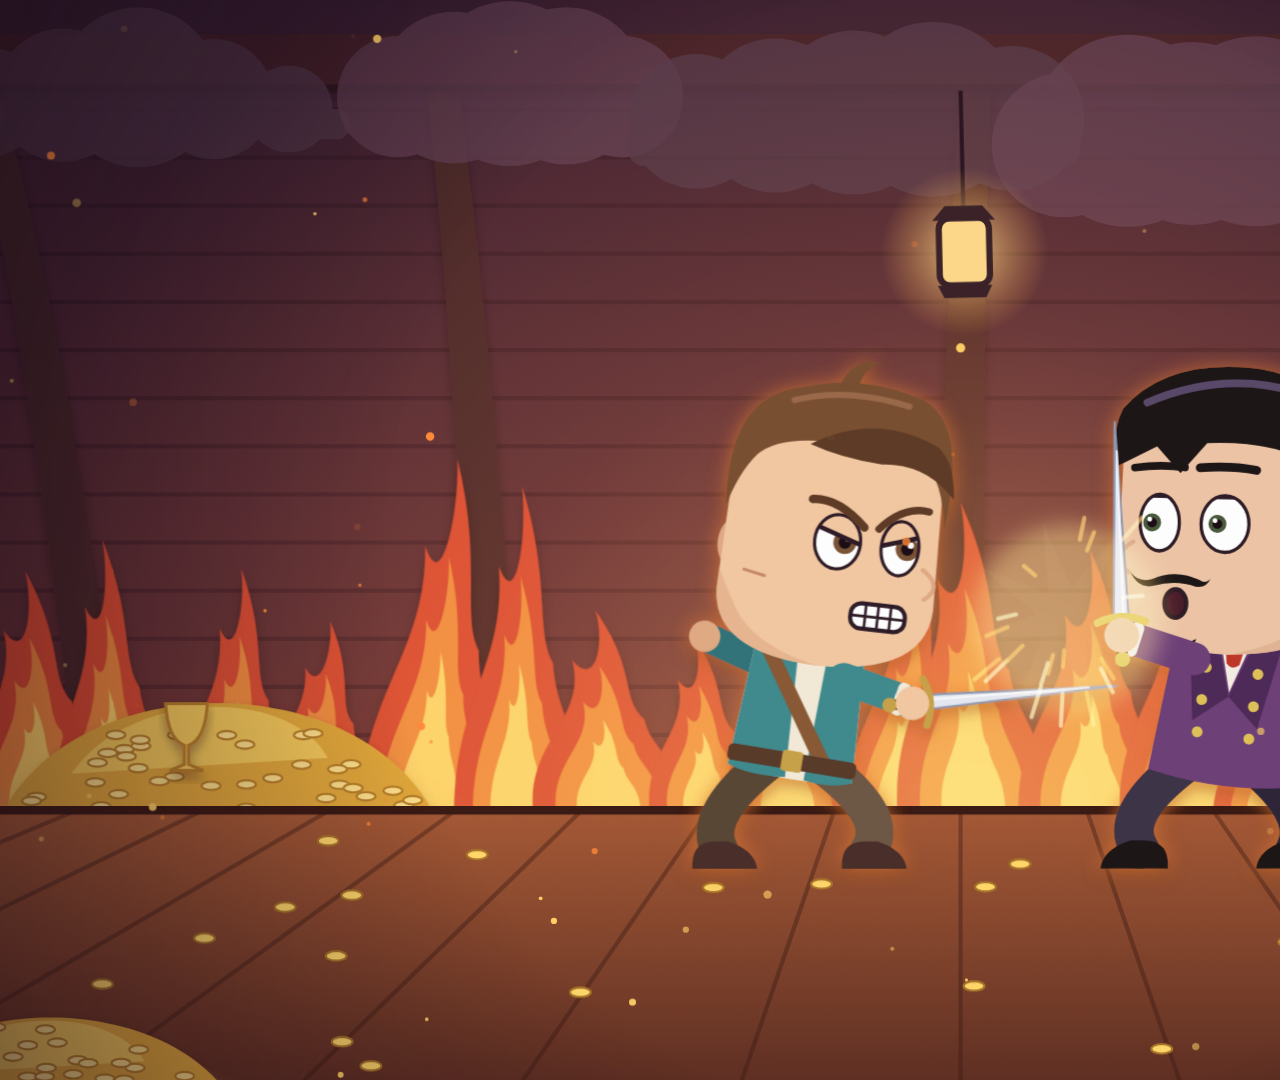
<file: scenes/final-duel/scene.html>
<!doctype html>
<html>
<head>
<meta charset="utf-8">
<title>Final Duel</title>
<style>
  html, body { margin: 0; background: #000; }
  svg { display: block; width: 1920px; height: 1080px; }
</style>
</head>
<body>
<!--
  "Final Duel" -- 5 s animated shot, flat paper-cutout style.
  Original characters: the grown-up orphan boy (teal jacket) duels a
  plum-coated rival with sabres in the treasure hold of a burning ship.
  render(t) draws the frame at time t (0..5 s). Open in a browser to preview.
-->
<svg id="svg" xmlns="http://www.w3.org/2000/svg" viewBox="0 0 1920 1080">
<defs>
  <linearGradient id="wallG" x1="0" y1="0" x2="0" y2="1">
    <stop offset="0" stop-color="#2f1a2e"/>
    <stop offset="0.6" stop-color="#5a2b32"/>
    <stop offset="1" stop-color="#8a3a2e"/>
  </linearGradient>
  <linearGradient id="floorG" x1="0" y1="0" x2="0" y2="1">
    <stop offset="0" stop-color="#a65a36"/>
    <stop offset="1" stop-color="#5a2c22"/>
  </linearGradient>
  <radialGradient id="fireGlow" cx="960" cy="820" r="1000" gradientUnits="userSpaceOnUse">
    <stop offset="0" stop-color="#ffb04a" stop-opacity="0.55"/>
    <stop offset="0.5" stop-color="#ff7a3a" stop-opacity="0.2"/>
    <stop offset="1" stop-color="#ff7a3a" stop-opacity="0"/>
  </radialGradient>
  <radialGradient id="lampGlow" cx="0.5" cy="0.5" r="0.5">
    <stop offset="0" stop-color="#ffe29a" stop-opacity="0.8"/>
    <stop offset="1" stop-color="#ffb04a" stop-opacity="0"/>
  </radialGradient>
  <radialGradient id="goldGlow" cx="0.5" cy="0.5" r="0.5">
    <stop offset="0" stop-color="#ffe9a0" stop-opacity="0.9"/>
    <stop offset="1" stop-color="#ffcf5a" stop-opacity="0"/>
  </radialGradient>
  <radialGradient id="vig" cx="960" cy="560" r="1100" gradientUnits="userSpaceOnUse">
    <stop offset="0.5" stop-color="#1a0b16" stop-opacity="0"/>
    <stop offset="1" stop-color="#1a0b16" stop-opacity="0.6"/>
  </radialGradient>
  <filter id="paper" x="-15%" y="-15%" width="130%" height="135%">
    <feDropShadow dx="0" dy="6" stdDeviation="5" flood-color="#1a0b16" flood-opacity="0.35"/>
  </filter>
  <filter id="charFx" x="-20%" y="-20%" width="140%" height="140%">
    <feDropShadow dx="0" dy="0" stdDeviation="9" flood-color="#ff8a3a" flood-opacity="0.55"/>
    <feDropShadow dx="0" dy="6" stdDeviation="5" flood-color="#1a0b16" flood-opacity="0.35"/>
  </filter>
  <filter id="blur10" x="-50%" y="-50%" width="200%" height="200%"><feGaussianBlur stdDeviation="10"/></filter>
  <filter id="grain" x="0" y="0" width="100%" height="100%">
    <feTurbulence type="fractalNoise" baseFrequency="0.9" numOctaves="2" seed="8" stitchTiles="stitch"/>
    <feColorMatrix type="saturate" values="0"/>
  </filter>
</defs>
<g id="camera"></g>
<rect id="flash" width="1920" height="1080" fill="#fff6dc" opacity="0" style="mix-blend-mode:screen"/>
</svg>

<script>
const NS = 'http://www.w3.org/2000/svg';
const svg = document.getElementById('svg');
const cam = document.getElementById('camera');
const flash = document.getElementById('flash');
function el(tag, attrs, parent) {
  const e = document.createElementNS(NS, tag);
  for (const k in attrs) e.setAttribute(k, attrs[k]);
  (parent || cam).appendChild(e);
  return e;
}
function g(attrs, parent) { return el('g', attrs || {}, parent); }
let seed = 21;
function rnd() { seed = (seed * 16807) % 2147483647; return (seed - 1) / 2147483646; }
const clamp = (v, a, b) => Math.max(a, Math.min(b, v));
const lerp = (a, b, u) => a + (b - a) * u;
const smooth = (a, b, t) => { const u = clamp((t - a) / (b - a), 0, 1); return u * u * (3 - 2 * u); };
const INK = '#2e1a26';

function puff(parent, w, h, fill, op) {
  const cg = g({ opacity: op }, parent);
  const n = 5;
  for (let i = 0; i < n; i++) {
    const u = (i + 0.5) / n, r = h * (0.5 + 0.5 * Math.sin(u * Math.PI)) * (0.85 + rnd() * 0.3);
    el('circle', { cx: -w / 2 + u * w, cy: -r * 0.6, r, fill }, cg);
  }
  el('rect', { x: -w / 2 - h * 0.3, y: -h * 0.35, width: w + h * 0.6, height: h * 0.35 + 4, rx: h * 0.17, fill }, cg);
  return cg;
}
function flamePath(w, h) {
  return `M${-w} 0 C${-w} ${-h * 0.35} ${-w * 0.2} ${-h * 0.45} ${-w * 0.35} ${-h * 0.75} C${-w * 0.05} ${-h * 0.6} ${w * 0.1} ${-h * 0.85} 0 ${-h} ` +
         `C${w * 0.5} ${-h * 0.7} ${w * 0.25} ${-h * 0.55} ${w * 0.55} ${-h * 0.45} C${w * 0.6} ${-h * 0.3} ${w} ${-h * 0.25} ${w} 0 Z`;
}
function flame(parent, x, y, w, h) {
  const fg = g({}, parent);
  const inner = g({}, fg);
  el('path', { d: flamePath(w, h), fill: '#d9442f' }, inner);
  el('path', { d: flamePath(w * 0.7, h * 0.72), fill: '#f2873a' }, inner);
  el('path', { d: flamePath(w * 0.42, h * 0.45), fill: '#ffd166' }, inner);
  return { node: fg, inner, x, y, ph: rnd() * 6.28, sp: 7 + rnd() * 5 };
}

// ------------------------------------------------------------------ ship hold
el('rect', { width: 1920, height: 1080, fill: 'url(#wallG)' });
const planks = g({ opacity: 0.35 });
for (let y = 130; y < 800; y += 46) el('rect', { x: 0, y, width: 1920, height: 4, fill: '#1f0f1c' }, planks);
// curved hull ribs
const ribs = g({ filter: 'url(#paper)' });
for (const x of [140, 520, 960, 1400, 1780]) {
  const k = (x - 960) / 960;
  el('path', { d: `M${x - 22} 800 C${x - 22 + k * 40} 500 ${x - 10 + k * 90} 260 ${x + k * 160} 90 L${x + 30 + k * 160} 90 C${x + 22 + k * 90} 260 ${x + 22 + k * 40} 500 ${x + 22} 800 Z`, fill: '#3e2128' }, ribs);
}
el('rect', { x: 0, y: 60, width: 1920, height: 54, fill: '#3a1d27', filter: 'url(#paper)' });
el('rect', { x: 0, y: 108, width: 1920, height: 8, fill: '#26121d' });

// smoke drifting under the ceiling
const smokes = [];
for (let i = 0; i < 7; i++) {
  const sg = g({});
  puff(sg, 260 + rnd() * 160, 70 + rnd() * 30, i % 2 ? '#4a3346' : '#57394e', 0.75);
  smokes.push({ node: sg, x: -200 + i * 330, y: 150 + rnd() * 70, sp: 14 + rnd() * 12 });
}

// fire wall behind the duel
const flames = [];
const fireBack = g({ filter: 'url(#paper)' });
for (let i = 0; i < 22; i++) {
  const x = -40 + i * 92 + rnd() * 30;
  flames.push(flame(fireBack, x, 800, 50 + rnd() * 30, 150 + rnd() * 150));
}
el('rect', { width: 1920, height: 1080, fill: 'url(#fireGlow)', style: 'mix-blend-mode:screen' });

// falling burning beam (background), drops near the end
const beamOuter = g({});
const beamG = g({ filter: 'url(#paper)' }, beamOuter);
el('rect', { x: -22, y: -380, width: 44, height: 380, rx: 6, fill: '#4a2620' }, beamG);
el('rect', { x: -22, y: -380, width: 12, height: 380, fill: '#5e3226' }, beamG);
const beamFlames = [flame(beamG, -6, -300, 36, 120), flame(beamG, 8, -180, 30, 100), flame(beamG, 0, -60, 34, 110)];

// treasure piles (back)
function pile(parent, cx, base, w, h) {
  const pg = g({ filter: 'url(#paper)' }, parent);
  el('ellipse', { cx, cy: base, rx: w * 0.6, ry: h * 0.5, fill: 'url(#goldGlow)', opacity: 0.6 }, pg);
  el('path', { d: `M${cx - w / 2} ${base} C${cx - w / 3} ${base - h} ${cx + w / 3} ${base - h} ${cx + w / 2} ${base} Z`, fill: '#e3a83a' }, pg);
  el('path', { d: `M${cx - w / 3} ${base - h * 0.3} C${cx - w / 5} ${base - h * 0.85} ${cx + w / 6} ${base - h * 0.85} ${cx + w / 4} ${base - h * 0.4} Z`, fill: '#f5c95a' }, pg);
  for (let i = 0; i < w / 9; i++) {
    const u = rnd(), x = cx - w / 2 + u * w;
    const top = base - h * 0.75 * Math.sin(u * Math.PI);
    el('ellipse', { cx: x, cy: top + rnd() * (base - top), rx: 9, ry: 4, fill: '#ffe08a', stroke: '#b9802a', 'stroke-width': 2 }, pg);
  }
  return pg;
}
const backStuff = g({});
pile(backStuff, 250, 812, 420, 150);
pile(backStuff, 1650, 812, 460, 170);
// open chest on the right pile
const chest = g({ filter: 'url(#paper)' }, backStuff);
el('ellipse', { cx: 1690, cy: 700, rx: 120, ry: 60, fill: 'url(#goldGlow)' }, chest);
el('path', { d: 'M1610 690 L1626 620 L1756 620 L1772 690 Z', fill: '#6a3524' }, chest);
el('rect', { x: 1600, y: 690, width: 180, height: 96, rx: 8, fill: '#7a3e28' }, chest);
el('path', { d: 'M1604 690 Q1690 664 1776 690 Z', fill: '#ffd76a' }, chest);
el('rect', { x: 1600, y: 712, width: 180, height: 12, fill: '#d9a441' }, chest);
el('rect', { x: 1680, y: 706, width: 20, height: 30, rx: 4, fill: '#d9a441' }, chest);
// golden goblet on the left pile
el('path', { d: 'M200 700 L240 700 Q238 734 222 740 L222 758 L236 764 L204 764 L218 758 L218 740 Q202 734 200 700 Z', fill: '#f5c95a', stroke: '#b9802a', 'stroke-width': 3, filter: 'url(#paper)' }, backStuff);

// floor
el('rect', { x: 0, y: 800, width: 1920, height: 280, fill: 'url(#floorG)' });
const floorLines = g({ opacity: 0.4 });
for (let i = -12; i < 30; i++) {
  const x0 = 960 + i * 120, x1 = 960 + i * 120 * 1.8;
  el('line', { x1: x0, y1: 800, x2: x1, y2: 1080, stroke: '#3a1a14', 'stroke-width': 4 }, floorLines);
}
el('rect', { x: 0, y: 798, width: 1920, height: 8, fill: '#3a1a14' });
for (let i = 0; i < 26; i++)
  el('ellipse', { cx: 80 + rnd() * 1760, cy: 830 + rnd() * 230, rx: 10, ry: 4.5, fill: '#ffd76a', stroke: '#a8742a', 'stroke-width': 2 });

// swinging lantern between the duelists
const lantern = g({});
el('line', { x1: 960, y1: 114, x2: 960, y2: 236, stroke: '#2a1620', 'stroke-width': 4 }, lantern);
el('circle', { cx: 960, cy: 268, r: 80, fill: 'url(#lampGlow)' }, lantern);
el('rect', { x: 936, y: 236, width: 48, height: 64, rx: 10, fill: '#ffd98a', stroke: '#3a2228', 'stroke-width': 6 }, lantern);
el('path', { d: 'M930 238 L990 238 L978 224 L942 224 Z M934 300 L986 300 L980 312 L940 312 Z', fill: '#3a2228' }, lantern);

// ------------------------------------------------------------------ character rig
// Local space faces right, feet at origin. The rival uses the same rig mirrored.
function makeChar(o) {
  const root = g({ filter: 'url(#charFx)' });
  const backArm = g({}, root);
  el('line', { x1: 0, y1: 0, x2: 62, y2: 0, stroke: o.sleeveD, 'stroke-width': 28, 'stroke-linecap': 'round' }, backArm);
  el('circle', { cx: 70, cy: 0, r: 15, fill: o.skinD }, backArm);
  const legB = el('path', { fill: 'none', stroke: o.pantsD, 'stroke-width': 36, 'stroke-linecap': 'round' }, root);
  const legF = el('path', { fill: 'none', stroke: o.pants, 'stroke-width': 36, 'stroke-linecap': 'round' }, root);
  const bootB = el('path', { fill: o.boot }, root);
  const bootF = el('path', { fill: o.boot }, root);
  const torso = g({}, root);
  o.drawTorso(torso);
  const head = g({}, torso);
  el('ellipse', { cx: -92, cy: -84, rx: 16, ry: 24, fill: o.skinD }, head);
  const HEAD = 'M-100 -170 Q-98 -228 0 -230 Q98 -228 100 -170 L104 -40 Q102 22 0 24 Q-102 22 -104 -40 Z';
  el('path', { d: HEAD, fill: o.skin }, head);
  el('path', { d: 'M-104 -60 L-104 -40 Q-102 22 0 24 Q-70 10 -88 -30 Q-98 -46 -104 -60 Z', fill: o.skinD, opacity: 0.55 }, head);
  o.drawFaceBack(head);
  // eyes
  const eyes = [];
  [[6, 22], [66, 18]].forEach(([ex, rx], i) => {
    const id = o.id + 'eye' + i;
    const cp = el('clipPath', { id }, head);
    el('ellipse', { cx: ex, cy: -96, rx, ry: 26 }, cp);
    el('ellipse', { cx: ex, cy: -96, rx, ry: 26, fill: '#fff' }, head);
    const inner = g({ 'clip-path': `url(#${id})` }, head);
    const pupil = g({}, inner);
    el('circle', { cx: ex, cy: -96, r: 11, fill: o.iris }, pupil);
    el('circle', { cx: ex, cy: -96, r: 6, fill: '#1c1016' }, pupil);
    el('circle', { cx: ex + 3, cy: -100, r: 3, fill: '#fff' }, pupil);
    const lid = g({}, inner);
    const lidRect = el('rect', { x: ex - 40, y: -150, width: 80, height: 30, fill: o.skin }, lid);
    const lidLine = el('line', { x1: ex - 40, x2: ex + 40, y1: -120, y2: -120, stroke: INK, 'stroke-width': 4.5, 'stroke-linecap': 'round' }, lid);
    el('ellipse', { cx: ex, cy: -96, rx, ry: 26, fill: 'none', stroke: INK, 'stroke-width': 3 }, head);
    eyes.push({ ex, pupil, lid, lidRect, lidLine, side: i ? -1 : 1 });
  });
  const browN = el('path', { fill: 'none', stroke: o.brow, 'stroke-width': 8, 'stroke-linecap': 'round' }, head);
  const browF = el('path', { fill: 'none', stroke: o.brow, 'stroke-width': 7, 'stroke-linecap': 'round' }, head);
  el('path', { d: 'M90 -78 Q112 -64 94 -50', fill: o.skin, stroke: o.skinD, 'stroke-width': 4, 'stroke-linecap': 'round' }, head);
  const mouths = {};
  for (const k in o.mouths) { mouths[k] = g({ display: 'none' }, head); mouths[k].innerHTML = o.mouths[k]; }
  o.drawFaceFront(head);
  // sword arm
  const arm = g({}, torso);
  el('line', { x1: 0, y1: 0, x2: 64, y2: 0, stroke: o.sleeve, 'stroke-width': 30, 'stroke-linecap': 'round' }, arm);
  el('rect', { x: 52, y: -16, width: 12, height: 32, rx: 5, fill: o.cuff }, arm);
  const sword = g({}, arm);
  el('rect', { x: -22, y: -5, width: 34, height: 10, rx: 4, fill: '#5a3424' }, sword);
  el('circle', { cx: -22, cy: 0, r: 7, fill: o.guard }, sword);
  el('path', { d: 'M196 0 L14 -7 L14 7 Z', fill: '#e6e9f2', stroke: '#8f97ad', 'stroke-width': 2, 'stroke-linejoin': 'round' }, sword);
  el('line', { x1: 20, y1: -2, x2: 170, y2: -1, stroke: '#ffffff', 'stroke-width': 2, opacity: 0.8 }, sword);
  el('path', { d: 'M12 -22 Q22 0 12 22', fill: 'none', stroke: o.guard, 'stroke-width': 7, 'stroke-linecap': 'round' }, sword);
  el('circle', { cx: 0, cy: 0, r: 16, fill: o.skin }, sword);
  const mark = el('circle', { cx: 110, cy: 0, r: 0.1, fill: 'none' }, sword);
  const tip = el('circle', { cx: 196, cy: 0, r: 0.1, fill: 'none' }, sword);
  return { o, root, backArm, legB, legF, bootB, bootF, torso, head, eyes, browN, browF, mouths, arm, sword, mark, tip };
}

function boot(x, flip) {
  return `M${x - 26} 0 Q${x - 28} -26 ${x - 4} -26 L${x + 8} -26 Q${x + 34} -18 ${x + 36} 0 Z`;
}
function poseChar(c, p, dir) {
  const S = c.o.scale;
  c.root.setAttribute('transform', `translate(${p.x.toFixed(1)} ${(860 + (p.bob || 0)).toFixed(1)}) scale(${dir * S} ${S})`);
  const hipY = -120 + p.crouch, st = 1 + p.crouch / 90;
  const bx = -58 * st, fx = 62 * st;
  c.legB.setAttribute('d', `M-22 ${hipY} Q${bx - 18} ${hipY / 2} ${bx} -18`);
  c.legF.setAttribute('d', `M24 ${hipY} Q${fx + 22} ${hipY / 2} ${fx} -18`);
  c.bootB.setAttribute('d', boot(bx));
  c.bootF.setAttribute('d', boot(fx));
  c.torso.setAttribute('transform', `translate(0 ${p.crouch.toFixed(1)}) rotate(${p.lean.toFixed(2)} 0 -120)`);
  c.backArm.setAttribute('transform', `translate(0 ${p.crouch.toFixed(1)}) rotate(${p.lean.toFixed(2)} 0 -120) translate(-34 -206) rotate(${p.backA.toFixed(2)})`);
  c.head.setAttribute('transform', `translate(8 -238) rotate(${p.headTilt.toFixed(2)} 0 0)`);
  c.arm.setAttribute('transform', `translate(36 -206) rotate(${p.armA.toFixed(2)})`);
  c.sword.setAttribute('transform', `translate(70 0) rotate(${p.swA.toFixed(2)})`);
  const e = c.o.expr[p.expr];
  for (const k in c.mouths) c.mouths[k].setAttribute('display', k === e.mouth ? 'inline' : 'none');
  for (const eye of c.eyes) {
    const y = -122 + e.lid * 52;
    eye.lidRect.setAttribute('height', (y + 150).toFixed(1));
    eye.lidLine.setAttribute('y1', y.toFixed(1));
    eye.lidLine.setAttribute('y2', y.toFixed(1));
    eye.lid.setAttribute('transform', `rotate(${(eye.side * e.tilt).toFixed(1)} ${eye.ex} -96)`);
    eye.pupil.setAttribute('transform', `translate(${eye.ex + 7 * (e.look || 1) - eye.ex} ${e.lookY || 0}) translate(${eye.ex} -96) scale(${e.pupil || 1}) translate(${-eye.ex} 96)`);
  }
  const a = e.brow, yo = e.browY || 0;
  c.browN.setAttribute('d', `M-22 ${-134 + yo} Q2 ${-138 + yo} 30 ${-128 + yo + a * 12}`);
  c.browF.setAttribute('d', `M44 ${-128 + yo + a * 12} Q66 ${-138 + yo} 90 ${-134 + yo}`);
}

// --- the hero: the orphan boy, grown up
const hero = makeChar({
  id: 'h', scale: 1, skin: '#f3c9a3', skinD: '#e0aa84', iris: '#7a5236', brow: '#5f3b25',
  pants: '#6e5844', pantsD: '#5a4636', boot: '#4a2e2a', sleeve: '#3f8b8f', sleeveD: '#32737a', cuff: '#f3ead8', guard: '#c9a24a',
  drawTorso(t) {
    el('path', { d: 'M-52 -238 Q0 -250 52 -238 L60 -108 Q0 -98 -60 -108 Z', fill: '#f3ead8' }, t);
    el('path', { d: 'M-52 -238 Q-20 -246 -12 -244 L-4 -104 Q-40 -100 -60 -108 Z', fill: '#3f8b8f' }, t);
    el('path', { d: 'M52 -238 Q24 -246 18 -244 L14 -104 Q40 -100 60 -108 Z', fill: '#3f8b8f' }, t);
    el('path', { d: 'M-40 -236 L40 -120 L28 -112 L-50 -226 Z', fill: '#8a5a36' }, t); // satchel strap
    el('rect', { x: -62, y: -128, width: 124, height: 16, rx: 5, fill: '#5a3a2a' }, t);
    el('rect', { x: -10, y: -130, width: 20, height: 20, rx: 3, fill: '#c9a24a' }, t);
  },
  drawFaceBack(h) {
  },
  drawFaceFront(h) {
    el('path', { d: 'M-104 -118 Q-114 -228 -40 -240 Q12 -258 72 -240 Q118 -222 106 -118 Q100 -165 80 -180 Q40 -196 0 -190 Q-60 -192 -80 -170 Q-96 -150 -104 -118 Z', fill: '#7a4f33' }, h);
    el('path', { d: 'M-30 -186 Q30 -224 92 -196 Q110 -182 112 -148 Q82 -180 40 -174 Q0 -176 -30 -186 Z', fill: '#5f3b25' }, h);
    el('path', { d: 'M-8 -246 Q2 -274 28 -270 Q10 -262 10 -242 Z', fill: '#7a4f33' }, h);
    el('path', { d: 'M-50 -226 Q0 -244 60 -232', fill: 'none', stroke: '#9a6a48', 'stroke-width': 6, 'stroke-linecap': 'round' }, h);
    el('path', { d: 'M-80 -60 L-60 -56', stroke: '#c98a6a', 'stroke-width': 3, 'stroke-linecap': 'round' }, h); // small scar
  },
  mouths: {
    det: '<path d="M30 -26 Q50 -30 72 -24" fill="none" stroke="#2e1a26" stroke-width="5" stroke-linecap="round"/>',
    grit: '<rect x="26" y="-40" width="52" height="24" rx="10" fill="#fff" stroke="#2e1a26" stroke-width="4"/><path d="M27 -28 L77 -28 M40 -40 L40 -16 M52 -40 L52 -16 M64 -40 L64 -16" stroke="#2e1a26" stroke-width="2.5"/>',
    smirk: '<path d="M30 -26 Q54 -22 74 -38" fill="none" stroke="#2e1a26" stroke-width="5" stroke-linecap="round"/>',
  },
  expr: {
    det: { lid: 0.3, tilt: 14, brow: 1, mouth: 'det' },
    grit: { lid: 0.38, tilt: 18, brow: 1.3, mouth: 'grit' },
    smirk: { lid: 0.32, tilt: 8, brow: 0.6, mouth: 'smirk' },
  },
});

// --- the rival: plum coat, slick hair, pointed beard
const rival = makeChar({
  id: 'v', scale: 1.04, skin: '#eec6a6', skinD: '#d9a888', iris: '#4a5a3a', brow: '#1e1418',
  pants: '#3c3446', pantsD: '#2f2838', boot: '#1e1418', sleeve: '#6e3f78', sleeveD: '#583263', cuff: '#f4eee4', guard: '#e0c25a',
  drawTorso(t) {
    el('path', { d: 'M-54 -240 Q0 -252 54 -240 L64 -100 Q0 -88 -64 -100 Z', fill: '#6e3f78' }, t);
    el('path', { d: 'M-20 -246 L0 -180 L20 -246 Z', fill: '#f4eee4' }, t);
    el('path', { d: 'M-12 -240 Q0 -226 12 -240 L6 -206 Q0 -200 -6 -206 Z', fill: '#c0392b' }, t); // cravat
    el('path', { d: 'M-22 -244 L0 -176 L-30 -150 L-44 -236 Z M22 -244 L0 -176 L30 -150 L44 -236 Z', fill: '#4e2a58' }, t);
    for (const y of [-200, -170, -140]) for (const x of [-24, 24]) el('circle', { cx: x, cy: y, r: 5, fill: '#e0c25a' }, t);
  },
  drawFaceBack(h) {},
  drawFaceFront(h) {
    el('path', { d: 'M-106 -108 Q-114 -232 -16 -240 Q64 -246 102 -200 Q112 -180 108 -146 L70 -166 L48 -142 L24 -170 Q-40 -174 -80 -150 Q-100 -130 -106 -108 Z', fill: '#1e1418' }, h);
    el('path', { d: 'M-60 -218 Q10 -238 80 -206', fill: 'none', stroke: '#5a4a6a', 'stroke-width': 7, 'stroke-linecap': 'round' }, h);
    el('path', { d: 'M28 -44 Q50 -54 72 -44 Q84 -40 92 -50 Q84 -34 70 -38 Q50 -44 32 -38 Q22 -36 18 -46 Q22 -40 28 -44 Z', fill: '#1e1418' }, h); // moustache
    el('path', { d: 'M30 10 Q48 54 66 12 Q48 20 30 10 Z', fill: '#1e1418' }, h); // pointed beard
  },
  mouths: {
    sneer: '<path d="M30 -24 Q50 -22 70 -32" fill="none" stroke="#2e1a26" stroke-width="5" stroke-linecap="round"/>',
    snarl: '<path d="M26 -32 Q50 -40 76 -32 Q70 -8 50 -8 Q32 -8 26 -32 Z" fill="#4a1e2a" stroke="#2e1a26" stroke-width="4" stroke-linejoin="round"/><path d="M30 -31 Q50 -38 72 -31 L70 -25 Q50 -31 32 -25 Z" fill="#fff"/>',
    shock: '<ellipse cx="50" cy="-22" rx="10" ry="13" fill="#4a1e2a" stroke="#2e1a26" stroke-width="4"/>',
  },
  expr: {
    sneer: { lid: 0.48, tilt: 8, brow: 0.8, mouth: 'sneer' },
    snarl: { lid: 0.34, tilt: 20, brow: 1.4, mouth: 'snarl' },
    shock: { lid: 0.02, tilt: 0, brow: -0.6, browY: -12, mouth: 'shock', pupil: 0.75 },
  },
});

// foreground coin piles + effects layers (in front of the duel)
const fx = g({});
const fg = g({});
pile(fg, 90, 1090, 360, 120);
pile(fg, 1860, 1090, 380, 130);
const embers = [];
for (let i = 0; i < 70; i++) {
  const e = el('circle', { r: (1.5 + rnd() * 3).toFixed(1), fill: rnd() < 0.5 ? '#ffd166' : '#ff8a3a' });
  embers.push({ node: e, x: rnd() * 1920, y: rnd() * 1080, sp: 40 + rnd() * 90, ph: rnd() * 6.28, amp: 10 + rnd() * 30 });
}
el('rect', { width: 1920, height: 1080, fill: 'url(#vig)' });
el('rect', { width: 1920, height: 1080, filter: 'url(#grain)', opacity: 0.06, style: 'mix-blend-mode:multiply' });

// ------------------------------------------------------------------ choreography
function track(keys) {
  return (t) => {
    if (t <= keys[0][0]) return keys[0][1];
    for (let i = 0; i < keys.length - 1; i++) {
      const [t0, v0] = keys[i], [t1, v1] = keys[i + 1];
      if (t <= t1) { const u = (t - t0) / (t1 - t0); return lerp(v0, v1, u * u * (3 - 2 * u)); }
    }
    return keys[keys.length - 1][1];
  };
}
function steps(list) { return (t) => { let v = list[0][1]; for (const [t0, k] of list) if (t >= t0) v = k; return v; }; }

const H = {
  x: track([[0, 700], [1.0, 700], [1.25, 670], [1.9, 660], [2.2, 680], [2.6, 800], [3.25, 790], [3.45, 640], [3.6, 650], [3.85, 720], [4.3, 730], [5, 735]]),
  crouch: track([[0, 10], [1.1, 14], [1.3, 30], [1.9, 26], [2.2, 10], [2.6, 18], [3.25, 12], [3.45, 48], [3.6, 44], [3.85, 6], [4.3, 12], [5, 12]]),
  lean: track([[0, 4], [1.15, -4], [1.3, -8], [1.9, -6], [2.2, 2], [2.45, -6], [2.6, 12], [3.0, 4], [3.3, 2], [3.45, -14], [3.6, -6], [3.85, 10], [4.3, 4], [5, 4]]),
  armA: track([[0, 20], [0.85, 20], [1.1, -38], [1.9, -34], [2.2, 20], [2.4, -30], [2.6, 8], [3.0, 15], [3.3, 20], [3.45, 30], [3.6, 45], [3.85, -55], [4.3, 10], [5, 15]]),
  swA: track([[0, -55], [0.85, -55], [1.1, 18], [1.9, 14], [2.2, -55], [2.4, -130], [2.6, -12], [3.0, -50], [3.3, -55], [3.6, 25], [3.85, 5], [4.3, -50], [5, -55]]),
  backA: track([[0, -150], [1.15, -120], [1.9, -130], [2.6, -170], [3.45, -110], [3.85, -170], [5, -150]]),
  headTilt: track([[0, 0], [1.15, 6], [1.9, 4], [2.6, -4], [3.45, 8], [3.85, -6], [4.3, 0], [5, 0]]),
  expr: steps([[0, 'det'], [1.0, 'grit'], [2.1, 'det'], [2.4, 'grit'], [2.8, 'det'], [3.3, 'grit'], [4.2, 'smirk']]),
};
const V = {
  x: track([[0, 1220], [0.7, 1225], [1.15, 1130], [1.9, 1120], [2.2, 1180], [2.6, 1180], [3.0, 1265], [3.2, 1250], [3.45, 1110], [3.6, 1110], [3.85, 1130], [4.3, 1250], [5, 1240]]),
  crouch: track([[0, 10], [0.95, 4], [1.15, 24], [1.9, 20], [2.2, 10], [2.6, 16], [3.0, 20], [3.25, 0], [3.45, 34], [3.6, 34], [3.85, 24], [4.3, 14], [5, 10]]),
  lean: track([[0, 2], [0.95, -8], [1.15, 14], [1.9, 12], [2.2, 0], [2.6, -6], [3.0, -12], [3.25, -6], [3.45, 22], [3.6, 20], [3.85, 2], [4.1, -16], [4.3, -8], [5, 2]]),
  armA: track([[0, 20], [0.7, 20], [0.95, -110], [1.15, -20], [1.9, -24], [2.2, 20], [2.45, -10], [2.6, -15], [3.0, 0], [3.25, -110], [3.45, 30], [3.6, 30], [3.85, -30], [4.1, -100], [4.3, -20], [5, 15]]),
  swA: track([[0, -55], [0.7, -55], [0.95, -60], [1.15, 30], [1.9, 26], [2.2, -55], [2.45, -70], [2.6, -75], [3.0, -60], [3.25, -60], [3.45, 15], [3.6, 15], [3.85, -40], [4.1, -50], [4.3, -50], [5, -55]]),
  backA: track([[0, -150], [1.15, -110], [2.6, -160], [3.0, -170], [3.45, -100], [4.1, -175], [5, -150]]),
  headTilt: track([[0, 0], [1.15, -4], [2.6, 6], [3.0, 8], [3.45, -6], [4.1, 10], [4.4, 0], [5, 0]]),
  expr: steps([[0, 'sneer'], [0.7, 'snarl'], [2.0, 'sneer'], [2.5, 'shock'], [3.1, 'snarl'], [3.85, 'shock'], [4.4, 'snarl']]),
};
function poseAt(T, t, bobPh) {
  const p = {};
  for (const k in T) p[k] = T[k](t);
  p.bob = Math.sin(t * 6 + bobPh) * 3;
  return p;
}
function poseAll(t) {
  poseChar(hero, poseAt(H, t, 0), 1);
  poseChar(rival, poseAt(V, t, 1.5), -1);
}

// world-space position of a marker inside the camera group
function camPoint(node) {
  const m = cam.getCTM().inverse().multiply(node.getCTM());
  const pt = svg.createSVGPoint();
  pt.x = parseFloat(node.getAttribute('cx')); pt.y = 0;
  return pt.matrixTransform(m);
}

const DUR = 5;
const clashes = [1.15, 2.6, 3.85].map((tc, i) => ({ t: tc, big: i === 2 }));
const splash = { t: 3.45 };
cam.setAttribute('transform', '');
for (const c of clashes) {
  poseAll(c.t);
  const a = camPoint(hero.mark), b = camPoint(rival.mark);
  c.x = (a.x + b.x) / 2; c.y = (a.y + b.y) / 2;
}
poseAll(splash.t);
{ const p = camPoint(rival.tip); splash.x = p.x; splash.y = Math.min(p.y, 880); }

// spark + coin particles (pre-seeded)
for (const c of clashes) {
  c.g = g({ style: 'mix-blend-mode:screen' }, fx);
  c.burst = el('path', { d: (() => { let d = ''; for (let i = 0; i < 16; i++) { const a = i * Math.PI / 8, r = i % 2 ? 22 : 70; d += (i ? 'L' : 'M') + (Math.cos(a) * r).toFixed(1) + ' ' + (Math.sin(a) * r).toFixed(1); } return d + 'Z'; })(), fill: '#fff4c8' }, c.g);
  c.glow = el('circle', { r: 90, fill: '#ffcf6a', filter: 'url(#blur10)' }, c.g);
  c.sparks = [];
  for (let i = 0; i < (c.big ? 26 : 18); i++) {
    const a = rnd() * Math.PI * 2, sp = 300 + rnd() * 500;
    c.sparks.push({ node: el('line', { stroke: rnd() < 0.5 ? '#fff1b0' : '#ffb84a', 'stroke-width': 4, 'stroke-linecap': 'round' }, c.g), vx: Math.cos(a) * sp, vy: Math.sin(a) * sp - 150 });
  }
}
splash.coins = [];
for (let i = 0; i < 16; i++) {
  const a = -Math.PI / 2 + (rnd() - 0.5) * 2.2, sp = 380 + rnd() * 420;
  splash.coins.push({ node: el('ellipse', { rx: 11, ry: 11, fill: '#ffd76a', stroke: '#a8742a', 'stroke-width': 3 }, fx), vx: Math.cos(a) * sp, vy: Math.sin(a) * sp, spin: 10 + rnd() * 20, land: 868 + rnd() * 70 });
}
const beamBurst = [];
for (let i = 0; i < 24; i++) {
  const a = -Math.PI / 2 + (rnd() - 0.5) * 2.6, sp = 200 + rnd() * 400;
  beamBurst.push({ node: el('circle', { r: 2 + rnd() * 3, fill: rnd() < 0.5 ? '#ffd166' : '#ff8a3a' }, fx), vx: Math.cos(a) * sp, vy: Math.sin(a) * sp });
}

function render(t) {
  poseAll(t);

  // camera: slow push-in + shake on impacts
  let shake = 0;
  for (const c of clashes) if (t >= c.t) shake += (c.big ? 16 : 10) * Math.exp(-(t - c.t) * 12);
  if (t >= splash.t) shake += 6 * Math.exp(-(t - splash.t) * 12);
  if (t >= 4.8) shake += 5 * Math.exp(-(t - 4.8) * 10);
  const s = 1 + 0.08 * smooth(0, DUR, t);
  const sx = shake * Math.sin(t * 90), sy = shake * Math.cos(t * 77);
  cam.setAttribute('transform', `translate(${sx.toFixed(2)} ${sy.toFixed(2)}) translate(960 620) scale(${s.toFixed(4)}) translate(-960 -620)`);

  // clash flashes + sparks
  let fl = 0;
  for (const c of clashes) {
    const dt = t - c.t;
    const on = dt >= 0 && dt < 0.6;
    c.g.setAttribute('display', on ? 'inline' : 'none');
    if (!on) continue;
    const k = clamp(1 - dt / 0.16, 0, 1);
    c.burst.setAttribute('transform', `translate(${c.x.toFixed(1)} ${c.y.toFixed(1)}) rotate(${dt * 200}) scale(${(0.6 + dt * 5) * (c.big ? 1.4 : 1)})`);
    c.burst.setAttribute('opacity', k.toFixed(2));
    c.glow.setAttribute('cx', c.x); c.glow.setAttribute('cy', c.y);
    c.glow.setAttribute('opacity', (clamp(1 - dt / 0.35, 0, 1) * 0.8).toFixed(2));
    for (const sp of c.sparks) {
      const x = c.x + sp.vx * dt, y = c.y + sp.vy * dt + 900 * dt * dt;
      const x0 = c.x + sp.vx * Math.max(0, dt - 0.04), y0 = c.y + sp.vy * Math.max(0, dt - 0.04) + 900 * Math.pow(Math.max(0, dt - 0.04), 2);
      sp.node.setAttribute('x1', x0.toFixed(1)); sp.node.setAttribute('y1', y0.toFixed(1));
      sp.node.setAttribute('x2', x.toFixed(1)); sp.node.setAttribute('y2', y.toFixed(1));
      sp.node.setAttribute('opacity', clamp(1 - dt / 0.55, 0, 1).toFixed(2));
    }
    fl = Math.max(fl, (c.big ? 0.24 : 0.16) * clamp(1 - dt / 0.12, 0, 1));
  }
  flash.setAttribute('opacity', fl.toFixed(3));

  // coins thrown up where the heavy chop hits the deck
  const ds = t - splash.t;
  for (const c of splash.coins) {
    const on = ds >= 0 && ds < 1.2;
    c.node.setAttribute('display', on ? 'inline' : 'none');
    if (!on) continue;
    const y = Math.min(splash.y + c.vy * ds + 1400 * ds * ds, c.land);
    c.node.setAttribute('cx', (splash.x + c.vx * Math.min(ds, 0.55)).toFixed(1));
    c.node.setAttribute('cy', y.toFixed(1));
    c.node.setAttribute('rx', (11 * Math.abs(Math.cos(ds * c.spin))).toFixed(2));
  }

  // burning beam falls in the background
  const bf = smooth(4.3, 4.8, t);
  const bfall = bf * bf;
  beamOuter.setAttribute('transform', `translate(${lerp(1700, 1760, bfall)} ${lerp(-90, 806, bfall)}) rotate(${lerp(-18, -74, bfall)})`);
  beamOuter.setAttribute('display', t > 4.25 ? 'inline' : 'none');
  const db = t - 4.8;
  for (const e of beamBurst) {
    const on = db >= 0 && db < 0.7;
    e.node.setAttribute('display', on ? 'inline' : 'none');
    if (!on) continue;
    e.node.setAttribute('cx', (1560 + e.vx * db).toFixed(1));
    e.node.setAttribute('cy', (790 + e.vy * db + 600 * db * db).toFixed(1));
    e.node.setAttribute('opacity', (1 - db / 0.7).toFixed(2));
  }

  // fire, smoke, embers, lantern
  for (const f of [...flames, ...beamFlames]) {
    const sy = 1 + 0.14 * Math.sin(t * f.sp + f.ph) + 0.06 * Math.sin(t * f.sp * 2.3 + f.ph);
    f.node.setAttribute('transform', `translate(${f.x} ${f.y}) skewX(${(5 * Math.sin(t * 3 + f.ph)).toFixed(2)}) scale(${(1 - 0.05 * Math.sin(t * f.sp + f.ph)).toFixed(3)} ${sy.toFixed(3)})`);
  }
  for (const sm of smokes) sm.node.setAttribute('transform', `translate(${(sm.x + sm.sp * t).toFixed(1)} ${sm.y})`);
  for (const e of embers) {
    const y = ((e.y - e.sp * t) % 1080 + 1080) % 1080;
    e.node.setAttribute('cx', (e.x + e.amp * Math.sin(t * 2 + e.ph)).toFixed(1));
    e.node.setAttribute('cy', y.toFixed(1));
    e.node.setAttribute('opacity', (0.5 + 0.5 * Math.sin(t * 5 + e.ph)).toFixed(2));
  }
  lantern.setAttribute('transform', `rotate(${(6 * Math.sin(t * 2.2)).toFixed(2)} 960 114)`);
}
window.render = render;
window.DUR = DUR;

if (!location.search.includes('capture')) {
  const t0 = performance.now();
  (function loop() { render(((performance.now() - t0) / 1000) % DUR); requestAnimationFrame(loop); })();
} else {
  render(0);
}
</script>
</body>
</html>
</file>
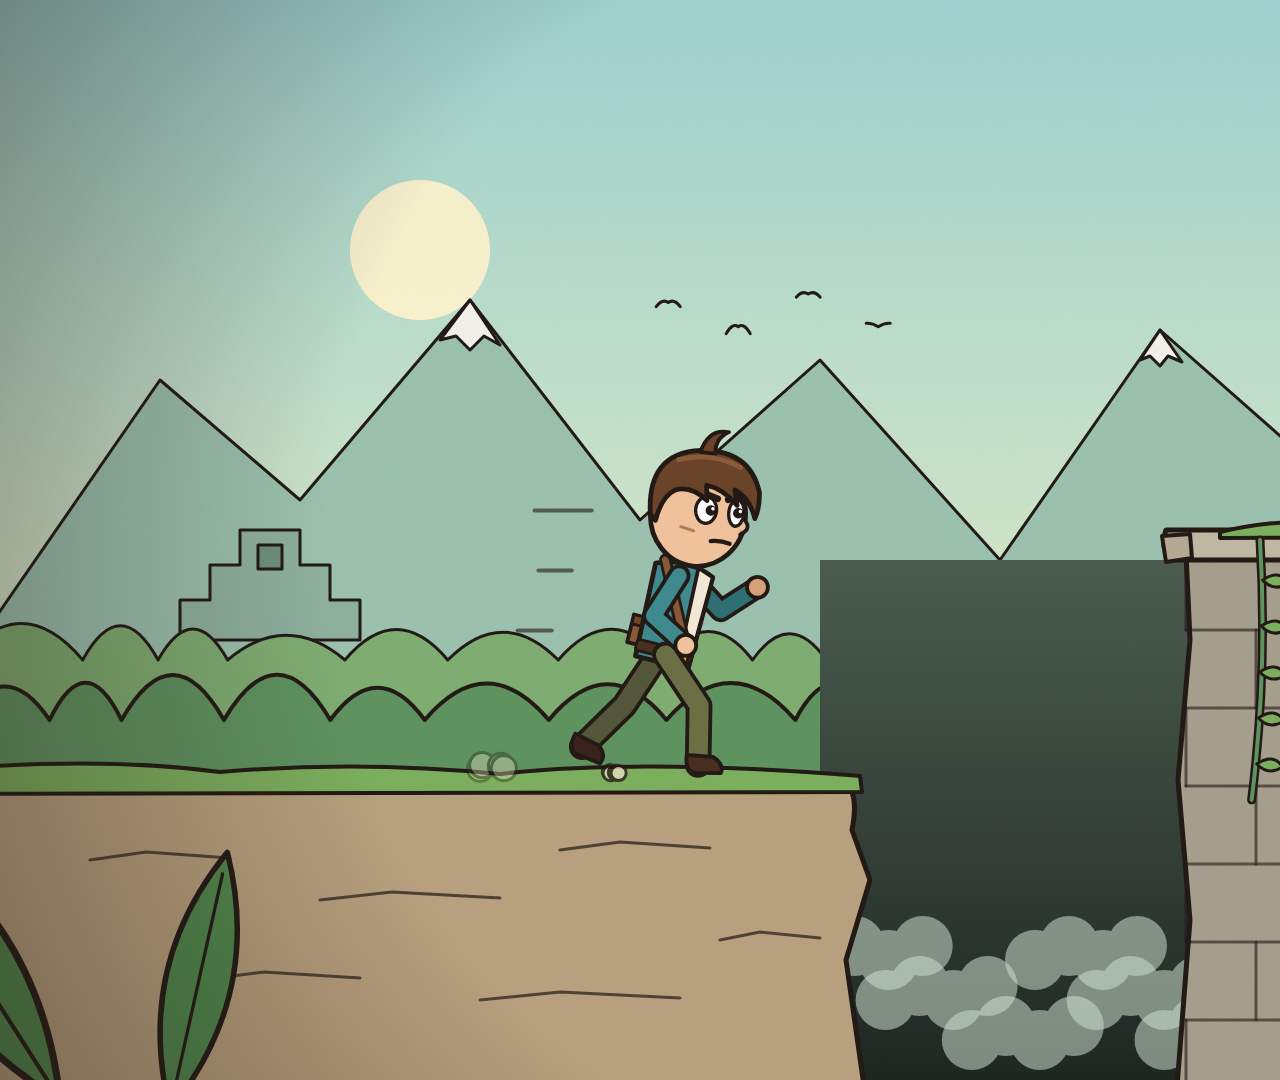
<file: scenes/ledge-leap/scene.html>
<!doctype html>
<html>
<head>
<meta charset="utf-8">
<title>Ledge Leap</title>
<style>
  html, body { margin: 0; background: #000; }
  svg { display: block; width: 1920px; height: 1080px; }
</style>
</head>
<body>
<!--
  "Ledge Leap" -- 5 s animated shot in a bold-ink-outline cartoon style.
  Original character: the grown-up orphan adventurer (teal jacket, cream shirt,
  satchel, olive trousers, cowlick, small scar). He sprints across jungle ruins,
  leaps a chasm, catches a ledge, smirks at the camera -- then the ledge crumbles.
  render(t) draws the frame at time t (0..5 s). Open in a browser to preview.
-->
<svg id="svg" xmlns="http://www.w3.org/2000/svg" viewBox="0 0 1920 1080">
<defs>
  <linearGradient id="sky" x1="0" y1="0" x2="0" y2="1">
    <stop offset="0" stop-color="#9fd2cf"/>
    <stop offset="0.6" stop-color="#d9e9c9"/>
    <stop offset="1" stop-color="#f4e6bf"/>
  </linearGradient>
  <linearGradient id="chasm" x1="0" y1="0" x2="0" y2="1">
    <stop offset="0" stop-color="#4c5d50"/>
    <stop offset="1" stop-color="#1c2420"/>
  </linearGradient>
  <linearGradient id="fall" x1="0" y1="0" x2="1" y2="0">
    <stop offset="0" stop-color="#cfeef0"/>
    <stop offset="0.5" stop-color="#ffffff"/>
    <stop offset="1" stop-color="#cfeef0"/>
  </linearGradient>
  <radialGradient id="vig" cx="960" cy="540" r="1150" gradientUnits="userSpaceOnUse">
    <stop offset="0.55" stop-color="#2a1d14" stop-opacity="0"/>
    <stop offset="1" stop-color="#2a1d14" stop-opacity="0.45"/>
  </radialGradient>
  <filter id="grain" x="0" y="0" width="100%" height="100%">
    <feTurbulence type="fractalNoise" baseFrequency="0.8" numOctaves="2" seed="4" stitchTiles="stitch"/>
    <feColorMatrix type="saturate" values="0"/>
  </filter>
  <clipPath id="fallClip"><rect x="1455" y="250" width="70" height="420"/></clipPath>
</defs>
<g id="camera"></g>
</svg>

<script>
const NS = 'http://www.w3.org/2000/svg';
const cam = document.getElementById('camera');
function el(tag, attrs, parent) {
  const e = document.createElementNS(NS, tag);
  for (const k in attrs) e.setAttribute(k, attrs[k]);
  (parent || cam).appendChild(e);
  return e;
}
function g(attrs, parent) { return el('g', attrs || {}, parent); }
let seed = 31;
function rnd() { seed = (seed * 16807) % 2147483647; return (seed - 1) / 2147483646; }
const clamp = (v, a, b) => Math.max(a, Math.min(b, v));
const lerp = (a, b, u) => a + (b - a) * u;
const smooth = (a, b, t) => { const u = clamp((t - a) / (b - a), 0, 1); return u * u * (3 - 2 * u); };
const rad = (d) => d * Math.PI / 180;
const INK = '#231a16';
const ink = (w) => ({ stroke: INK, 'stroke-width': w, 'stroke-linejoin': 'round', 'stroke-linecap': 'round' });
const A = (o, w) => Object.assign(o, ink(w || 4));

// ------------------------------------------------------------------ backdrop
el('rect', { width: 1920, height: 1080, fill: 'url(#sky)' });
el('circle', { cx: 420, cy: 250, r: 70, fill: '#fff4cf', opacity: 0.9 });
// far mountains
el('path', A({ d: 'M-20 640 L160 380 L300 500 L470 300 L640 520 L820 360 L1000 560 L1160 330 L1330 480 L1460 260 L1560 260 L1720 420 L1940 300 L1940 700 L-20 700 Z', fill: '#9cc2b0' }, 3));
el('path', A({ d: 'M440 340 L470 300 L500 345 L484 336 L470 350 L456 336 Z M1140 360 L1160 330 L1182 362 L1168 356 L1160 366 L1150 356 Z', fill: '#f2f2ea' }, 3));
// waterfall
el('rect', A({ x: 1460, y: 258, width: 60, height: 410, fill: 'url(#fall)' }, 3));
const fallLines = g({ 'clip-path': 'url(#fallClip)' });
const fallStreaks = [];
for (let i = 0; i < 14; i++) {
  const x = 1466 + (i % 5) * 12;
  fallStreaks.push({ node: el('line', { x1: x, x2: x, stroke: '#8fc6cf', 'stroke-width': 3, 'stroke-linecap': 'round' }, fallLines), y: rnd() * 420, len: 30 + rnd() * 40 });
}
// distant stepped temple
el('path', A({ d: 'M180 640 L180 600 L210 600 L210 565 L240 565 L240 530 L300 530 L300 565 L330 565 L330 600 L360 600 L360 640 Z', fill: '#8fb19f' }, 3));
el('rect', A({ x: 258, y: 545, width: 24, height: 24, fill: '#6f9180' }, 3));
// jungle canopy
function bushRow(y, col, n, h, sw) {
  let d = `M-40 ${y + 200}`;
  let x = -40;
  d += ` L-40 ${y}`;
  while (x < 1960) { const w = 60 + rnd() * 70; d += ` Q${x + w / 2} ${y - h * (0.6 + rnd() * 0.6)} ${x + w} ${y}`; x += w; }
  d += ` L1960 ${y + 200} Z`;
  el('path', A({ d, fill: col }, sw));
}
bushRow(660, '#7fae72', 0, 70, 3);
bushRow(720, '#5f9460', 0, 80, 4);
// birds
const birds = [];
for (let i = 0; i < 4; i++) birds.push({ node: el('path', { fill: 'none', ...ink(3) }), x: 600 + i * 70, y: 300 + (i % 2) * 30, ph: i });

// chasm
el('rect', { x: 820, y: 560, width: 400, height: 540, fill: 'url(#chasm)' });
const mists = [];
for (let i = 0; i < 6; i++) {
  const m = g({ opacity: 0.55 });
  for (let k = 0; k < 4; k++) el('circle', { cx: k * 34, cy: -((k % 2) * 14), r: 30, fill: '#cfe0d2' }, m);
  mists.push({ node: m, x: 800 + i * 70, y: 960 + (i % 3) * 40, sp: 10 + rnd() * 14 });
}

// left cliff
el('path', A({ d: 'M-60 780 L842 780 Q860 790 852 830 L870 880 L846 960 L866 1100 L-60 1100 Z', fill: '#b9a27f' }, 5));
for (const [x, y, w] of [[90, 860, 140], [320, 900, 180], [560, 850, 150], [200, 980, 160], [480, 1000, 200], [720, 940, 100]])
  el('path', { d: `M${x} ${y} l${w * 0.4} -8 l${w * 0.6} 6`, fill: 'none', ...ink(3), opacity: 0.7 });
el('path', A({ d: 'M-60 770 Q100 756 220 772 Q360 760 500 774 Q640 758 860 776 L862 792 L-60 794 Z', fill: '#7cb05e' }, 4));
// right ruin wall with ledge
el('path', A({ d: 'M1186 552 L1940 552 L1940 1100 L1176 1100 L1190 920 L1178 780 L1190 640 Z', fill: '#a8a08e' }, 5));
for (let row = 0; row < 7; row++) {
  const y = 552 + row * 78;
  el('line', { x1: 1186, y1: y, x2: 1940, y2: y, ...ink(3), opacity: 0.6 });
  for (let x = 1186 + (row % 2) * 70; x < 1940; x += 140) el('line', { x1: x, y1: y, x2: x, y2: y + 78, ...ink(3), opacity: 0.6 });
}
el('path', { d: 'M1300 700 l20 30 l-8 26 l22 22 M1620 860 l-16 30 l10 22', fill: 'none', ...ink(3), opacity: 0.7 });
// carved spiral glyph (generic decoration)
el('path', { d: 'M1520 680 m-30 0 a30 30 0 1 0 60 0 a22 22 0 1 0 -44 0 a14 14 0 1 0 28 0 a6 6 0 1 0 -12 0', fill: 'none', ...ink(4), opacity: 0.8 });
// ledge slab + moss
const ledgeSlab = el('path', A({ d: 'M1166 530 L1940 530 L1940 560 L1170 560 Q1160 546 1166 530 Z', fill: '#c2b9a4' }, 5));
el('path', A({ d: 'M1220 532 Q1300 512 1400 530 Q1500 514 1640 528 Q1780 512 1940 528 L1940 536 L1220 538 Z', fill: '#7cb05e' }, 4));
// crumbling chunk at the lip (breaks off near the end)
const chunk = el('path', A({ d: 'M-14 -12 L14 -14 L16 10 L-10 14 Z', fill: '#b5ab95' }, 4));
// vines
const vines = [];
for (const [x, len] of [[1260, 260], [1430, 340], [1700, 220], [1850, 300]]) {
  const vg = g({});
  el('path', { d: `M0 0 Q12 ${len / 2} 0 ${len}`, fill: 'none', stroke: INK, 'stroke-width': 9, 'stroke-linecap': 'round' }, vg);
  el('path', { d: `M0 0 Q12 ${len / 2} 0 ${len}`, fill: 'none', stroke: '#5f9460', 'stroke-width': 4, 'stroke-linecap': 'round' }, vg);
  for (let y = 40; y < len; y += 46) el('path', A({ d: `M4 ${y} q16 -12 26 2 q-14 10 -26 -2 Z`, fill: '#7cb05e' }, 3), vg);
  vines.push({ node: vg, x, ph: rnd() * 6 });
}

// ------------------------------------------------------------------ the adventurer (original character)
const C = { skin: '#f1c49c', skinD: '#d9a27c', hair: '#6b4429', hairL: '#8c5c3a', jacket: '#3f8b8f', jacketD: '#2f6f73',
            shirt: '#f3ead8', strap: '#8a5a36', pants: '#6b7046', pantsD: '#545839', boot: '#4a2e22', bootD: '#3a231a' };
const S = 0.95;
const L = { thigh: 64, shin: 62, upper: 50, fore: 46, shoulder: 92 };
const hero = g({});
function limb(color, w) {
  const lg = g({}, hero);
  const o = el('path', { fill: 'none', stroke: INK, 'stroke-width': w + 8, 'stroke-linecap': 'round', 'stroke-linejoin': 'round' }, lg);
  const c = el('path', { fill: 'none', stroke: color, 'stroke-width': w, 'stroke-linecap': 'round', 'stroke-linejoin': 'round' }, lg);
  return { g: lg, o, c };
}
const armF = limb(C.jacketD, 16);
const handF = el('circle', A({ r: 11, fill: C.skinD }, 4), hero);
const legF = limb(C.pantsD, 20);
const bootF = el('path', A({ d: 'M-12 -10 Q-14 8 -2 9 L24 9 Q28 0 16 -8 Z', fill: C.bootD }, 4), hero);
const torso = g({}, hero);
el('path', A({ d: 'M-40 -40 h26 v30 h-26 Z', fill: C.strap }, 4), torso);                 // satchel
el('path', A({ d: 'M-40 -30 h26 v-10 h-26 Z', fill: '#6f4628' }, 3), torso);
el('path', A({ d: 'M-28 2 L-31 -98 Q0 -112 31 -98 L29 2 Z', fill: C.jacket }, 5), torso);
el('path', A({ d: 'M14 -104 L31 -98 L29 2 L17 2 Z', fill: C.shirt }, 4), torso);
el('path', { d: 'M-22 -104 L22 -18', stroke: INK, 'stroke-width': 13, 'stroke-linecap': 'round' }, torso);
el('path', { d: 'M-22 -104 L22 -18', stroke: C.strap, 'stroke-width': 7, 'stroke-linecap': 'round' }, torso);
el('rect', A({ x: -30, y: -16, width: 60, height: 12, rx: 3, fill: '#4a3022' }, 3), torso);
el('rect', A({ x: 14, y: -18, width: 12, height: 16, rx: 2, fill: '#d9b24a' }, 3), torso);
// head
const head = g({}, hero);
const earN = el('ellipse', A({ rx: 9, ry: 13, fill: C.skinD }, 4), head);
el('ellipse', A({ cx: 0, cy: 0, rx: 50, ry: 54, fill: C.skin }, 5), head);
const nose = el('path', A({ fill: C.skin }, 4), head);
const scar = el('path', { fill: 'none', stroke: '#b87a5c', 'stroke-width': 3, 'stroke-linecap': 'round' }, head);
const eyes = [0, 1].map(() => {
  const eg = g({}, head);
  return { g: eg, white: el('ellipse', A({ fill: '#fff' }, 3.5), eg), pupil: el('circle', { r: 5.5, fill: INK }, eg), glint: el('circle', { r: 1.8, fill: '#fff' }, eg) };
});
const brows = [0, 1].map(() => el('path', { fill: 'none', stroke: INK, 'stroke-width': 7, 'stroke-linecap': 'round' }, head));
const mouth = g({}, head);
const hair = g({}, head);
el('path', A({ d: 'M-54 4 Q-64 -60 -8 -68 Q44 -74 58 -30 Q60 -14 56 -2 Q48 -24 32 -30 L36 -14 Q20 -30 2 -32 L4 -16 Q-14 -30 -30 -24 Q-44 -16 -48 10 Z', fill: C.hair }, 5), hair);
el('path', A({ d: 'M-8 -66 Q-2 -92 20 -90 Q6 -82 8 -66 Z', fill: C.hair }, 4), hair);
el('path', { d: 'M-30 -56 Q4 -68 36 -54', fill: 'none', stroke: C.hairL, 'stroke-width': 5, 'stroke-linecap': 'round' }, hair);
const sweat = el('path', A({ d: 'M0 -14 Q9 0 0 6 Q-9 0 0 -14 Z', fill: '#bfe6f2' }, 3), head);
const legN = limb(C.pants, 20);
const bootN = el('path', A({ d: 'M-12 -10 Q-14 8 -2 9 L24 9 Q28 0 16 -8 Z', fill: C.boot }, 4), hero);
const armN = limb(C.jacket, 16);
const handN = el('circle', A({ r: 11, fill: C.skin }, 4), hero);

const MOUTHS = {
  det: `<path d="M-10 0 Q0 -2 10 1" fill="none" stroke="${INK}" stroke-width="4.5" stroke-linecap="round"/>`,
  effort: `<rect x="-12" y="-7" width="24" height="14" rx="5" fill="#fff" stroke="${INK}" stroke-width="3.5"/><path d="M-11 0 H11 M-4 -7 V7 M4 -7 V7" stroke="${INK}" stroke-width="2"/>`,
  shout: `<ellipse cx="0" cy="0" rx="8" ry="10" fill="#5a2a2a" stroke="${INK}" stroke-width="3.5"/>`,
  smirk: `<path d="M-11 1 Q2 5 13 -7" fill="none" stroke="${INK}" stroke-width="4.5" stroke-linecap="round"/>`,
  uhoh: `<path d="M-11 2 q5.5 -6 11 0 q5.5 6 11 0" fill="none" stroke="${INK}" stroke-width="4" stroke-linecap="round" transform="translate(-0 0)"/>`,
};

function setLimb(l, x0, y0, a1, len1, a2, len2) {
  const x1 = x0 + Math.sin(rad(a1)) * len1, y1 = y0 + Math.cos(rad(a1)) * len1;
  const x2 = x1 + Math.sin(rad(a2)) * len2, y2 = y1 + Math.cos(rad(a2)) * len2;
  const d = `M${x0.toFixed(1)} ${y0.toFixed(1)} L${x1.toFixed(1)} ${y1.toFixed(1)} L${x2.toFixed(1)} ${y2.toFixed(1)}`;
  l.o.setAttribute('d', d); l.c.setAttribute('d', d);
  return [x2, y2];
}
// pose: { x, y (hip, world), lean, legN:[thigh,shin], legF, armN:[upper,fore], armF, f (facing 1=right, 0=camera), expr, look:[x,y], brow:[a, raiseFar], sweat }
function poseHero(p) {
  hero.setAttribute('transform', `translate(${p.x.toFixed(1)} ${p.y.toFixed(1)}) scale(${S})`);
  if (p.headTop) { if (head.nextSibling !== handF) { hero.appendChild(head); hero.appendChild(handF); hero.appendChild(handN); } }
  else if (head.nextSibling !== legN.g) { hero.insertBefore(head, legN.g); hero.insertBefore(handF, legF.g); hero.appendChild(handN); }
  const up = [Math.sin(rad(p.lean)), -Math.cos(rad(p.lean))];
  const sh = [up[0] * L.shoulder, up[1] * L.shoulder];
  torso.setAttribute('transform', `rotate(${p.lean.toFixed(2)})`);
  const hc = [up[0] * 158, up[1] * 158];
  head.setAttribute('transform', `translate(${hc[0].toFixed(1)} ${hc[1].toFixed(1)}) rotate(${(p.lean * 0.4 + (p.tilt || 0)).toFixed(2)})`);
  let e = setLimb(legF, -4, -6, p.legF[0], L.thigh, p.legF[1], L.shin);
  bootF.setAttribute('transform', `translate(${e[0].toFixed(1)} ${e[1].toFixed(1)}) rotate(${(-p.legF[1] * 0.5).toFixed(1)})`);
  e = setLimb(legN, 4, -6, p.legN[0], L.thigh, p.legN[1], L.shin);
  bootN.setAttribute('transform', `translate(${e[0].toFixed(1)} ${e[1].toFixed(1)}) rotate(${(-p.legN[1] * 0.5).toFixed(1)})`);
  e = setLimb(armF, sh[0] + 6, sh[1], p.armF[0], L.upper, p.armF[1], L.fore);
  handF.setAttribute('cx', e[0].toFixed(1)); handF.setAttribute('cy', e[1].toFixed(1));
  e = setLimb(armN, sh[0] - 4, sh[1], p.armN[0], L.upper, p.armN[1], L.fore);
  handN.setAttribute('cx', e[0].toFixed(1)); handN.setAttribute('cy', e[1].toFixed(1));

  // face, turned by f (1 = profile-ish to the right, 0 = toward camera)
  const f = p.f, fx = 22 * f;
  earN.setAttribute('cx', (-36 * f - 2).toFixed(1)); earN.setAttribute('cy', 6);
  earN.setAttribute('display', f > 0.25 ? 'inline' : 'none');
  nose.setAttribute('d', f > 0.45 ? `M${44 + fx * 0.1} -2 Q${58 + fx * 0.1} 8 ${44 + fx * 0.1} 16` : 'M0 6 Q5 12 0 16');
  scar.setAttribute('d', `M${-30 + fx * 0.6} 14 l14 3`);
  const ex = [-14 + fx, 18 + fx];
  const look = p.look || [1, 0];
  eyes.forEach((ey, i) => {
    const rx = i ? 11 - 3 * f : 11, ry = 14;
    ey.white.setAttribute('cx', ex[i]); ey.white.setAttribute('cy', -6);
    ey.white.setAttribute('rx', rx); ey.white.setAttribute('ry', ry);
    const px = ex[i] + look[0] * (rx - 6), py = -6 + look[1] * 7;
    ey.pupil.setAttribute('cx', px.toFixed(1)); ey.pupil.setAttribute('cy', py.toFixed(1));
    ey.glint.setAttribute('cx', (px + 2).toFixed(1)); ey.glint.setAttribute('cy', (py - 2).toFixed(1));
  });
  const [a, raiseFar] = p.brow || [1, 0];
  brows[0].setAttribute('d', `M${ex[0] - 12} -26 L${ex[0] + 11} ${-26 + a * 7}`);
  brows[1].setAttribute('d', `M${ex[1] - 10} ${-26 + a * 7 - raiseFar} L${ex[1] + 10} ${-26 - raiseFar * 1.4}`);
  mouth.innerHTML = MOUTHS[p.expr];
  mouth.setAttribute('transform', `translate(${(4 + 22 * f).toFixed(1)} 26)`);
  hair.setAttribute('transform', `translate(${(f * 4).toFixed(1)} 0)`);
  sweat.setAttribute('display', p.sweat ? 'inline' : 'none');
  if (p.sweat) sweat.setAttribute('transform', `translate(-44 ${(-30 + p.sweat * 14).toFixed(1)}) scale(${clamp(p.sweat * 3, 0, 1).toFixed(2)})`);
}

// ------------------------------------------------------------------ effects layers
const fx = g({});
const fgPlants = g({});
const leafShapes = [];
for (const [x, y, r, s] of [[60, 1100, -30, 1.4], [170, 1110, 10, 1.1], [1880, 1110, 25, 1.3]]) {
  const lg = g({}, fgPlants);
  el('path', A({ d: 'M0 0 Q-60 -120 0 -240 Q60 -120 0 0 Z', fill: '#4f8a4e' }, 5), lg);
  el('path', { d: 'M0 -10 L0 -220', fill: 'none', ...ink(3) }, lg);
  leafShapes.push({ node: lg, x, y, r, s });
}
el('rect', { width: 1920, height: 1080, fill: 'url(#vig)' });
el('rect', { width: 1920, height: 1080, filter: 'url(#grain)', opacity: 0.08, style: 'mix-blend-mode:multiply' });

// ------------------------------------------------------------------ motion
const DUR = 5, T_JUMP = 1.6, T_GRAB = 2.3, RUN_HZ = 2.4;
const GROUND = 780;
const HAND = [1190, 540];
function runPose(t) {
  const p = t * Math.PI * 2 * RUN_HZ;
  const x = lerp(-140, 800, t / T_JUMP);
  const legA = (ph) => {
    const th = 34 * Math.sin(ph);
    const bend = 12 + 70 * Math.max(0, Math.sin(ph - 1.4));
    return [th, th - bend];
  };
  return {
    x, y: GROUND - 118 - 9 * Math.abs(Math.cos(p)), lean: 14,
    legN: legA(p), legF: legA(p + Math.PI),
    armN: [-38 * Math.sin(p) + 5, -38 * Math.sin(p) + 85], armF: [38 * Math.sin(p) + 5, 38 * Math.sin(p) + 85],
    f: 1, expr: 'det', look: [1, 0], brow: [1, 0],
  };
}
const ARM_TILT = 55;
function armAngle(aDeg) { return 180 - ARM_TILT + aDeg * 0.35; }
function hangGeom(aDeg) {
  // hands fixed on the ledge; aDeg < 0 swings the hips away from the wall
  const th = rad(armAngle(aDeg)), a = rad(aDeg), arm = (L.upper + L.fore) * S, tor = L.shoulder * S;
  const sh = [HAND[0] - Math.sin(th) * arm + 4 * S, HAND[1] - Math.cos(th) * arm];
  return { x: sh[0] + Math.sin(a) * tor, y: sh[1] + Math.cos(a) * tor };
}
const A0 = -22;
const H0 = hangGeom(A0);
function swingAngle(t) {
  const d = t - T_GRAB;
  return A0 * Math.exp(-2.2 * d) * Math.cos(2 * Math.PI * d / 1.0);
}
function pose(t) {
  if (t < T_JUMP) return runPose(t);
  if (t < T_GRAB) {
    const u = (t - T_JUMP) / (T_GRAB - T_JUMP);
    const r0 = runPose(T_JUMP);
    const x = lerp(r0.x, H0.x, u), y = lerp(r0.y, H0.y, u) - 4 * 150 * u * (1 - u);
    const reach = smooth(0.1, 0.85, u);
    return {
      x, y, lean: lerp(14, -A0, u),
      legN: [lerp(30, 70, smooth(0, 0.4, u)) - 40 * smooth(0.6, 1, u), lerp(-20, -50, smooth(0, 0.4, u)) - 20 * smooth(0.6, 1, u)],
      legF: [lerp(-30, -20, u), lerp(-60, -70, u)],
      armN: [lerp(-20, armAngle(A0), reach), lerp(60, armAngle(A0), reach)],
      armF: [lerp(30, armAngle(A0) + 6, reach), lerp(90, armAngle(A0) + 6, reach)],
      headTop: u > 0.8,
      f: 1, expr: u < 0.75 ? 'shout' : 'effort', look: [1, -0.6], brow: [1.2, 0],
    };
  }
  // hanging
  const a = swingAngle(t), hp = hangGeom(a);
  const kick = Math.sin((t - T_GRAB) * 14) * 18 * Math.exp(-(t - T_GRAB) * 2.5);
  const turn = smooth(3.55, 3.85, t);
  const uh = smooth(4.35, 4.5, t);
  let expr = 'effort';
  if (t > 2.9) expr = 'det';
  if (t > 3.75) expr = 'smirk';
  if (t > 4.45) expr = 'uhoh';
  return {
    x: hp.x, y: hp.y, lean: -a,
    legN: [-a * 0.6 + 8 + kick, -a * 0.6 - 18 + kick * 0.5],
    legF: [-a * 0.6 - 6 - kick, -a * 0.6 - 30 - kick * 0.5],
    armN: [armAngle(a), armAngle(a)], armF: [armAngle(a) + 6, armAngle(a) + 6], headTop: true,
    f: lerp(1, 0.12, turn) + 0.5 * uh * 0, tilt: lerp(0, -6, turn),
    expr,
    look: uh > 0 ? [lerp(-0.2, 0.7, uh), lerp(0, -1, uh)] : [lerp(1, -0.2, turn), lerp(-0.6, 0, smooth(2.6, 3.0, t))],
    brow: uh > 0 ? [lerp(0.3, -0.9, uh), 0] : [lerp(1, 0.3, turn), 7 * turn],
    sweat: t > 4.5 ? smooth(4.5, 4.8, t) : 0,
  };
}

// dust puffs at footfalls, takeoff, grab
const puffs = [];
function addPuff(t0, x, y, size) {
  const pg = g({}, fx);
  const parts = [];
  for (let i = 0; i < 4; i++) parts.push({ node: el('circle', A({ r: 10, fill: '#efe2c8' }, 3), pg), dx: (i - 1.5) * 0.8 + (rnd() - 0.5), dy: -0.6 - rnd() * 0.5 });
  puffs.push({ g: pg, parts, t0, x, y, size });
}
for (let k = 1; k / (2 * RUN_HZ) < T_JUMP; k++) {
  const tk = k / (2 * RUN_HZ);
  addPuff(tk, lerp(-140, 800, tk / T_JUMP) + 20, GROUND - 4, 0.8);
}
addPuff(T_JUMP, 830, GROUND - 4, 1.4);
addPuff(T_GRAB, HAND[0] + 6, HAND[1] - 4, 1.0);
// pebbles at the grab, and the chunk that breaks off at the end
const pebbles = [];
for (let i = 0; i < 7; i++) pebbles.push({ node: el('path', A({ d: 'M-5 -4 L5 -5 L6 4 L-4 5 Z', fill: '#b5ab95' }, 3), fx), vx: -40 + rnd() * 120, vy: -60 - rnd() * 80, t0: T_GRAB + rnd() * 0.15, rot: rnd() * 600 });
const CHUNK0 = [1176, 548], T_CRACK = 4.35;
const crack = el('path', { d: 'M1196 530 l-6 10 l8 6 l-6 12', fill: 'none', ...ink(4) });
// speed lines while running/jumping
const speed = [0, 1, 2].map(() => el('line', { ...ink(4), opacity: 0.6 }, fx));

function render(t) {
  const p = pose(t);
  poseHero(p);

  // camera: wide for the run, pushes in on the ledge after the catch
  const push = smooth(T_GRAB + 0.1, 3.4, t);
  const sc = lerp(1, 1.5, push), cx = lerp(960, 1080, push), cy = lerp(540, 610, push);
  let shake = t >= T_GRAB ? 9 * Math.exp(-(t - T_GRAB) * 10) : 0;
  shake += t >= T_CRACK ? 4 * Math.exp(-(t - T_CRACK) * 8) : 0;
  cam.setAttribute('transform', `translate(${(shake * Math.sin(t * 95)).toFixed(2)} ${(shake * Math.cos(t * 83)).toFixed(2)}) translate(960 540) scale(${sc.toFixed(4)}) translate(${-cx} ${-cy})`);

  // puffs
  for (const pf of puffs) {
    const d = t - pf.t0, on = d >= 0 && d < 0.5;
    pf.g.setAttribute('display', on ? 'inline' : 'none');
    if (!on) continue;
    pf.parts.forEach((q) => {
      q.node.setAttribute('cx', (pf.x + q.dx * 60 * d * pf.size).toFixed(1));
      q.node.setAttribute('cy', (pf.y + q.dy * 40 * d * pf.size).toFixed(1));
      q.node.setAttribute('r', ((6 + 30 * d) * pf.size).toFixed(1));
    });
    pf.g.setAttribute('opacity', (1 - d / 0.5).toFixed(2));
  }
  for (const pb of pebbles) {
    const d = t - pb.t0, on = d >= 0 && d < 1.6;
    pb.node.setAttribute('display', on ? 'inline' : 'none');
    if (on) pb.node.setAttribute('transform', `translate(${(HAND[0] + pb.vx * d).toFixed(1)} ${(HAND[1] + 8 + pb.vy * d + 900 * d * d).toFixed(1)}) rotate(${(pb.rot * d).toFixed(0)})`);
  }
  const dc = t - T_CRACK;
  crack.setAttribute('display', dc > -0.25 ? 'inline' : 'none');
  if (dc < 0) chunk.setAttribute('transform', `translate(${CHUNK0[0] + (dc > -0.25 ? Math.sin(t * 120) * 1.5 : 0)} ${CHUNK0[1]})`);
  else chunk.setAttribute('transform', `translate(${(CHUNK0[0] - 30 * dc).toFixed(1)} ${(CHUNK0[1] + 900 * dc * dc).toFixed(1)}) rotate(${(-300 * dc).toFixed(0)})`);

  // speed lines trail behind him while he is moving fast
  const moving = t < T_GRAB;
  speed.forEach((s, i) => {
    s.setAttribute('display', moving && t > 0.15 ? 'inline' : 'none');
    const y = p.y - 150 + i * 60, len = 60 + 30 * Math.sin(t * 30 + i);
    s.setAttribute('x1', (p.x - 70 - i * 20).toFixed(1)); s.setAttribute('x2', (p.x - 70 - i * 20 - len).toFixed(1));
    s.setAttribute('y1', y.toFixed(1)); s.setAttribute('y2', y.toFixed(1));
  });

  // ambient motion
  for (const s of fallStreaks) {
    const y = 250 + ((s.y + t * 380) % 460) - 40;
    s.node.setAttribute('y1', y.toFixed(1)); s.node.setAttribute('y2', (y + s.len).toFixed(1));
  }
  for (const b of birds) {
    const x = b.x + t * 50, y = b.y + Math.sin(t * 2 + b.ph) * 6, f = 7 * Math.sin(t * 12 + b.ph);
    b.node.setAttribute('d', `M${x - 12} ${y - f} Q${x - 6} ${y - 4} ${x} ${y} Q${x + 6} ${y - 4} ${x + 12} ${y - f}`);
  }
  for (const m of mists) m.node.setAttribute('transform', `translate(${(m.x + m.sp * t).toFixed(1)} ${m.y})`);
  for (const v of vines) v.node.setAttribute('transform', `translate(${v.x} 540) rotate(${(2.5 * Math.sin(t * 1.6 + v.ph)).toFixed(2)})`);
  for (const l of leafShapes) l.node.setAttribute('transform', `translate(${l.x} ${l.y}) rotate(${(l.r + 3 * Math.sin(t * 1.3 + l.x)).toFixed(2)}) scale(${l.s})`);
}
window.render = render;
window.DUR = DUR;

if (!location.search.includes('capture')) {
  const t0 = performance.now();
  (function loop() { render(((performance.now() - t0) / 1000) % DUR); requestAnimationFrame(loop); })();
} else {
  render(0);
}
</script>
</body>
</html>
</file>
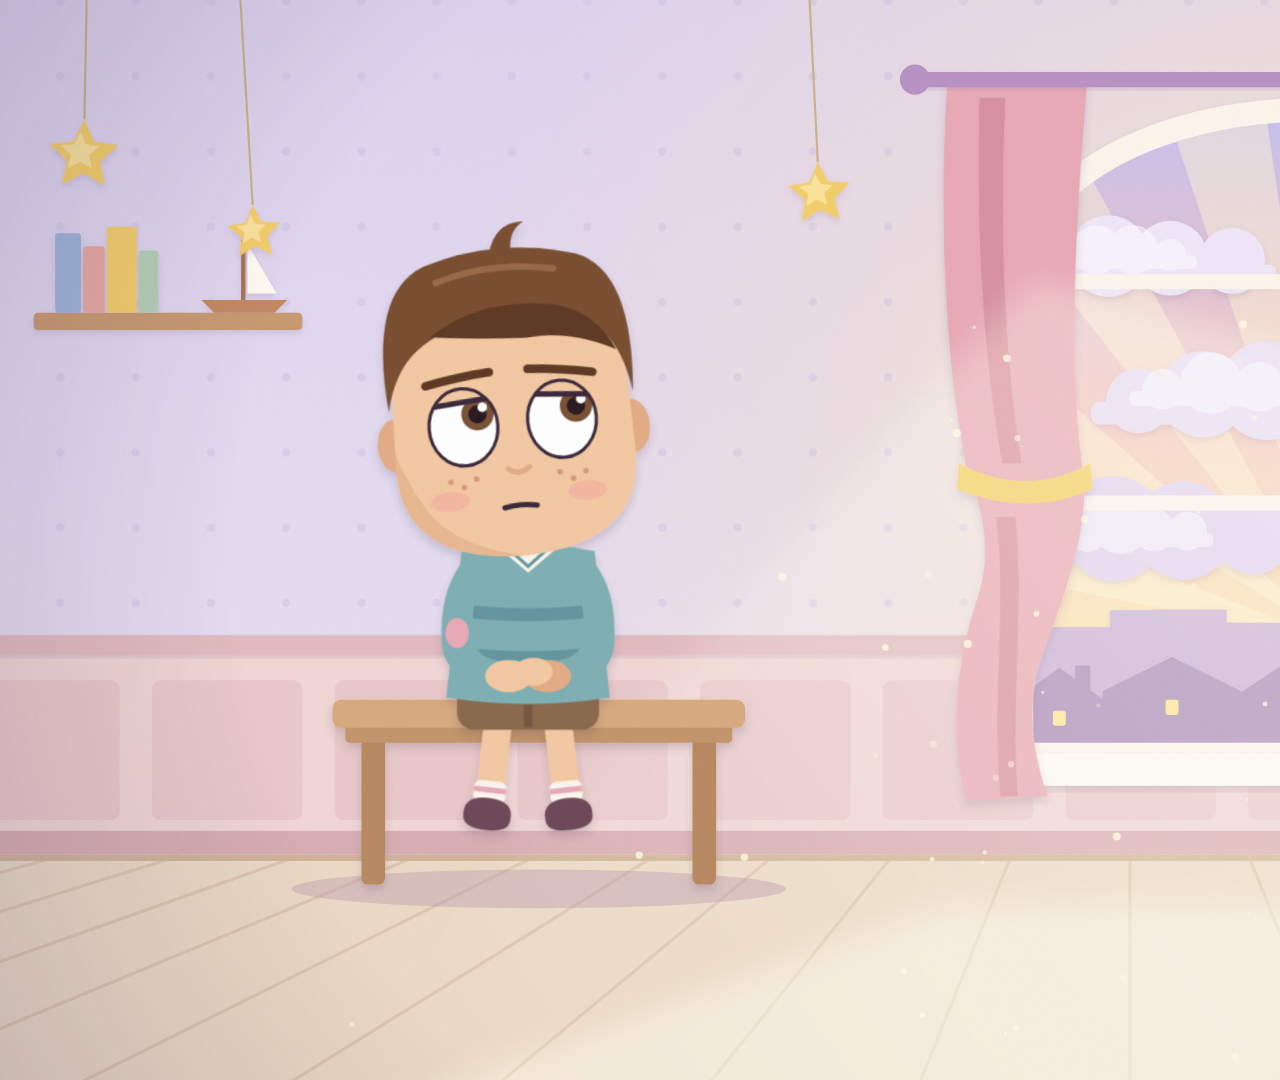
<file: scenes/orphanage-window/scene.html>
<!doctype html>
<html>
<head>
<meta charset="utf-8">
<title>Orphanage Window</title>
<style>
  html, body { margin: 0; background: #000; }
  svg { display: block; width: 1920px; height: 1080px; }
</style>
</head>
<body>
<!--
  "Orphanage Window" -- 5 s animated shot, flat pastel paper-cutout style.
  An original boy character sits alone on a bench, gazing out of the window.
  render(t) draws the frame at time t (seconds, 0..5). Open in a browser to
  preview (it loops); render.js captures frames and encodes the MP4.
-->
<svg id="svg" xmlns="http://www.w3.org/2000/svg" viewBox="0 0 1920 1080">
<defs>
  <linearGradient id="sky" x1="0" y1="0" x2="0" y2="1">
    <stop offset="0" stop-color="#c7c1ec"/>
    <stop offset="0.45" stop-color="#f4c7c3"/>
    <stop offset="0.8" stop-color="#fbe2b6"/>
    <stop offset="1" stop-color="#fff2cf"/>
  </linearGradient>
  <linearGradient id="wall" x1="0" y1="0" x2="0" y2="1">
    <stop offset="0" stop-color="#ddd3ee"/>
    <stop offset="1" stop-color="#ece3f2"/>
  </linearGradient>
  <radialGradient id="wallGlow" cx="1270" cy="470" r="820" gradientUnits="userSpaceOnUse">
    <stop offset="0" stop-color="#fff3cf" stop-opacity="0.9"/>
    <stop offset="0.5" stop-color="#fde6c6" stop-opacity="0.35"/>
    <stop offset="1" stop-color="#fde6c6" stop-opacity="0"/>
  </radialGradient>
  <linearGradient id="beam" gradientUnits="userSpaceOnUse" x1="1400" y1="380" x2="520" y2="1060">
    <stop offset="0" stop-color="#fff4c4" stop-opacity="0.4"/>
    <stop offset="0.5" stop-color="#fff0bd" stop-opacity="0.28"/>
    <stop offset="1" stop-color="#fff0bd" stop-opacity="0"/>
  </linearGradient>
  <radialGradient id="vig" cx="900" cy="540" r="1150" gradientUnits="userSpaceOnUse">
    <stop offset="0.55" stop-color="#4b3b63" stop-opacity="0"/>
    <stop offset="1" stop-color="#4b3b63" stop-opacity="0.28"/>
  </radialGradient>
  <filter id="paper" x="-10%" y="-10%" width="120%" height="130%">
    <feDropShadow dx="0" dy="5" stdDeviation="4" flood-color="#4f3f68" flood-opacity="0.2"/>
  </filter>
  <filter id="paperSoft" x="-10%" y="-10%" width="120%" height="130%">
    <feDropShadow dx="0" dy="3" stdDeviation="3" flood-color="#8a6f9a" flood-opacity="0.22"/>
  </filter>
  <filter id="blur14" x="-30%" y="-30%" width="160%" height="160%"><feGaussianBlur stdDeviation="14"/></filter>
  <filter id="grain" x="0" y="0" width="100%" height="100%">
    <feTurbulence type="fractalNoise" baseFrequency="0.9" numOctaves="2" seed="5" stitchTiles="stitch"/>
    <feColorMatrix type="saturate" values="0"/>
  </filter>
  <clipPath id="glass"><path d="M1010 730 L1010 300 A260 148 0 0 1 1530 300 L1530 730 Z"/></clipPath>
  <clipPath id="eyeClipL"><ellipse cx="494" cy="432" rx="32" ry="36"/></clipPath>
  <clipPath id="eyeClipR"><ellipse cx="586" cy="432" rx="32" ry="36"/></clipPath>
</defs>
<g id="camera"></g>
</svg>

<script>
const NS = 'http://www.w3.org/2000/svg';
const cam = document.getElementById('camera');
function el(tag, attrs, parent) {
  const e = document.createElementNS(NS, tag);
  for (const k in attrs) e.setAttribute(k, attrs[k]);
  (parent || cam).appendChild(e);
  return e;
}
function g(attrs, parent) { return el('g', attrs || {}, parent); }
function html(parent, s) { parent.insertAdjacentHTML('beforeend', s); return parent.lastElementChild; }

// deterministic random
let seed = 11;
function rnd() { seed = (seed * 16807) % 2147483647; return (seed - 1) / 2147483646; }

// paper cloud: overlapping round puffs on a flat base, cut out as one piece
function cloudShapes(parent, w, h, fill, opacity) {
  const cg = g({ opacity: opacity == null ? 1 : opacity }, parent);
  const n = 4 + Math.floor(rnd() * 2);
  for (let i = 0; i < n; i++) {
    const u = (i + 0.5) / n;
    const r = h * (0.45 + 0.55 * Math.sin(u * Math.PI)) * (0.85 + rnd() * 0.3);
    el('circle', { cx: -w / 2 + u * w, cy: -r * 0.6, r }, cg).setAttribute('fill', fill);
  }
  el('rect', { x: -w / 2 - h * 0.3, y: -h * 0.35, width: w + h * 0.6, height: h * 0.35 + 4, rx: h * 0.17, fill }, cg);
  return cg;
}
function starPath(r) {
  let d = '';
  for (let i = 0; i < 10; i++) {
    const a = -Math.PI / 2 + i * Math.PI / 5;
    const rr = i % 2 ? r * 0.48 : r;
    d += (i ? 'L' : 'M') + (Math.cos(a) * rr).toFixed(1) + ' ' + (Math.sin(a) * rr).toFixed(1) + ' ';
  }
  return d + 'Z';
}

// ------------------------------------------------------------------ room
el('rect', { width: 1920, height: 1080, fill: 'url(#wall)' });
el('rect', { width: 1920, height: 830, fill: 'url(#wallGlow)' });
// soft wallpaper dots
const dots = g({ opacity: 0.35 });
for (let y = 40; y < 640; y += 70)
  for (let x = (y / 70) % 2 ? 35 : 0; x < 1920; x += 70)
    el('circle', { cx: x, cy: y, r: 4, fill: '#c9bce0' }, dots);
// wainscot
el('rect', { x: 0, y: 640, width: 1920, height: 195, fill: '#f0d6d4' });
el('rect', { x: 0, y: 630, width: 1920, height: 18, fill: '#e2bcc0', filter: 'url(#paperSoft)' });
for (let x = 20; x < 1920; x += 170)
  el('rect', { x, y: 672, width: 140, height: 130, rx: 8, fill: '#e9c9ca' });
el('rect', { x: 0, y: 812, width: 1920, height: 24, fill: '#d9aeb4' });
// floor
el('rect', { x: 0, y: 834, width: 1920, height: 246, fill: '#ecdac6' });
for (let i = -10; i < 28; i++) {
  const x0 = 1100 + i * 110, x1 = 1100 + i * 110 * 1.9;
  el('line', { x1: x0, y1: 834, x2: x1, y2: 1080, stroke: '#dfc8b1', 'stroke-width': 3 });
}
el('rect', { x: 0, y: 834, width: 1920, height: 6, fill: '#d2b49d' });

// ------------------------------------------------------------------ window
el('path', { d: 'M985 752 L985 300 A285 170 0 0 1 1555 300 L1555 752 Z', fill: '#fbf5ec', filter: 'url(#paper)' });
const view = g({ 'clip-path': 'url(#glass)' });
el('rect', { x: 1000, y: 140, width: 540, height: 600, fill: 'url(#sky)' }, view);
const rays = g({}, view);
for (let i = 0; i < 18; i++) {
  const a0 = i * 20, a1 = a0 + 10;
  const p = (a) => [1300 + Math.cos(a * Math.PI / 180) * 900, 640 + Math.sin(a * Math.PI / 180) * 900];
  const [x0, y0] = p(a0), [x1, y1] = p(a1);
  el('polygon', { points: `1300,640 ${x0},${y0} ${x1},${y1}`, fill: '#fff6d6', opacity: 0.45 }, rays);
}
el('circle', { cx: 1300, cy: 640, r: 64, fill: '#fff4c8' }, view);
el('circle', { cx: 1300, cy: 640, r: 46, fill: '#ffeaa6' }, view);
// clouds in three layers (parallax)
const clouds = [];
[[1080, 300, 230, 60, '#efe6f7', 6], [1420, 260, 200, 52, '#f6eefa', 4], [1180, 430, 300, 70, '#e8dcf2', 10],
 [1480, 470, 220, 58, '#efe3f4', 8], [1050, 560, 260, 64, '#e2d3ee', 14]].forEach(([x, y, w, h, c, sp]) => {
  const cg = g({ filter: 'url(#paperSoft)' }, view);
  cloudShapes(cg, w, h * 0.7, c);
  cloudShapes(cg, w * 0.6, h * 0.4, '#ffffff', 0.5).setAttribute('transform', `translate(${-w * 0.1} ${-h * 0.25})`);
  clouds.push({ node: cg, x, y, sp });
});
// distant rooftops (cut paper)
const far = g({ filter: 'url(#paperSoft)' }, view);
let x = 1000;
while (x < 1540) {
  const w = 40 + rnd() * 50, h = 30 + rnd() * 50;
  el('rect', { x, y: 670 - h, width: w + 1, height: h + 80, fill: '#c9b2d6' }, far);
  if (rnd() < 0.5) el('polygon', { points: `${x},${670 - h} ${x + w / 2},${650 - h} ${x + w},${670 - h}`, fill: '#c9b2d6' }, far);
  x += w;
}
const near = g({ filter: 'url(#paperSoft)' }, view);
x = 990;
while (x < 1550) {
  const w = 80 + rnd() * 50, top = 690 - rnd() * 24;
  el('polygon', { points: `${x},${top + 16} ${x + w / 2},${top - 16} ${x + w},${top + 16} ${x + w},740 ${x},740`, fill: '#a98dbb' }, near);
  if (rnd() < 0.7) el('rect', { x: x + 14 + rnd() * (w - 40), y: top - 18, width: 14, height: 28, fill: '#a98dbb' }, near);
  if (rnd() < 0.6) el('rect', { x: x + w / 2 - 6, y: top + 24, width: 12, height: 14, rx: 2, fill: '#ffe39a' }, near);
  x += w - 4;
}
// birds
const birds = [];
[[0, 0, 1], [-46, 24, 0.8], [-90, -10, 0.7]].forEach(([dx, dy, s]) => {
  const b = el('path', { fill: 'none', stroke: '#6d5a86', 'stroke-width': 4, 'stroke-linecap': 'round', 'stroke-linejoin': 'round' }, view);
  birds.push({ node: b, dx, dy, s });
});
// window frame bars + sill
el('rect', { x: 1262, y: 150, width: 16, height: 584, fill: '#fbf5ec' });
el('rect', { x: 1010, y: 294, width: 520, height: 14, fill: '#fbf5ec' });
el('rect', { x: 1010, y: 500, width: 520, height: 14, fill: '#fbf5ec' });
el('rect', { x: 960, y: 740, width: 620, height: 30, rx: 6, fill: '#fffaf2', filter: 'url(#paper)' });

// curtains
function curtain(mirror) {
  const outer = g({ transform: mirror ? 'matrix(-1 0 0 1 2540 0)' : '' });
  const c = g({ filter: 'url(#paper)' }, outer);
  el('path', { d: 'M930 118 L1060 118 C1050 230 1040 360 1052 470 C1062 520 1040 580 1010 660 C1000 700 1004 740 1018 780 L942 784 C926 720 934 650 956 590 C970 540 954 500 944 470 C924 360 922 230 930 118 Z', fill: '#e8aab6' }, c);
  el('path', { d: 'M960 130 C956 250 960 360 978 470 L996 470 C980 360 978 250 984 130 Z M972 520 C982 600 966 690 974 780 L990 780 C984 690 998 600 990 520 Z', fill: '#d892a1' }, c);
  el('path', { d: 'M938 470 C980 492 1020 492 1060 470 L1062 494 C1022 512 980 512 936 494 Z', fill: '#f3cf6a' }, c);
  return c;
}
const curtL = curtain(false), curtR = curtain(true);
el('rect', { x: 900, y: 106, width: 740, height: 14, rx: 7, fill: '#b993c4', filter: 'url(#paperSoft)' });
el('circle', { cx: 900, cy: 113, r: 14, fill: '#b993c4' });
el('circle', { cx: 1640, cy: 113, r: 14, fill: '#b993c4' });

// ------------------------------------------------------------------ light beam + motes
const beamG = g({ style: 'mix-blend-mode:screen' });
el('polygon', { points: '1010,300 1530,430 1530,730 1210,1080 300,1080', fill: 'url(#beam)', filter: 'url(#blur14)' }, beamG);
el('polygon', { points: '930,880 1460,880 1240,1080 380,1080', fill: '#fff3c6', opacity: 0.45, filter: 'url(#blur14)' }, beamG);
const motes = [];
for (let i = 0; i < 46; i++) {
  const m = el('circle', { r: (1.5 + rnd() * 2.5).toFixed(1), fill: '#fffbe6' });
  motes.push({ node: m, u: rnd(), v: rnd(), ph: rnd() * 6.28, sp: 6 + rnd() * 10 });
}

// ------------------------------------------------------------------ props
// shelf with books and a toy boat (left wall)
const shelf = g({ filter: 'url(#paperSoft)' });
el('rect', { x: 80, y: 330, width: 250, height: 16, rx: 4, fill: '#c99b72' }, shelf);
[[100, 24, 74, '#9fb5d9'], [126, 20, 62, '#e7a9a1'], [148, 28, 80, '#f3cf6a'], [178, 18, 58, '#b5d1b6']].forEach(([bx, bw, bh, c]) =>
  el('rect', { x: bx, y: 330 - bh, width: bw, height: bh, rx: 3, fill: c }, shelf));
el('path', { d: 'M236 318 L316 318 L304 330 L248 330 Z', fill: '#c48a62' }, shelf);
el('rect', { x: 273, y: 262, width: 4, height: 56, fill: '#a87452' }, shelf);
el('path', { d: 'M279 266 L306 312 L279 312 Z', fill: '#fffaf2' }, shelf);

// empty bed (right) with a waiting teddy
el('ellipse', { cx: 1770, cy: 900, rx: 210, ry: 18, fill: '#b99aae', opacity: 0.35 });
const bed = g({ filter: 'url(#paper)' });
el('rect', { x: 1880, y: 600, width: 18, height: 300, rx: 8, fill: '#9fa9cc' }, bed);
el('rect', { x: 1610, y: 680, width: 18, height: 220, rx: 8, fill: '#9fa9cc' }, bed);
el('rect', { x: 1616, y: 740, width: 276, height: 64, rx: 14, fill: '#fbf5ec' }, bed);
el('path', { d: 'M1616 744 L1892 744 L1892 812 Q1754 826 1616 812 Z', fill: '#b9a5d8' }, bed);
el('rect', { x: 1616, y: 760, width: 276, height: 10, fill: '#d7c9ec' }, bed);
el('path', { d: 'M1770 744 Q1768 714 1820 712 Q1876 712 1880 744 Z', fill: '#ffffff' }, bed);
const teddy = g({ transform: 'translate(1720 710)', filter: 'url(#paperSoft)' });
el('circle', { cx: -16, cy: -34, r: 10, fill: '#d8a77c' }, teddy);
el('circle', { cx: 16, cy: -34, r: 10, fill: '#d8a77c' }, teddy);
el('ellipse', { cx: 0, cy: 12, rx: 26, ry: 24, fill: '#d8a77c' }, teddy);
el('circle', { cx: 0, cy: -18, r: 21, fill: '#e2b48a' }, teddy);
el('ellipse', { cx: 0, cy: -11, rx: 9, ry: 7, fill: '#f4dcc0' }, teddy);
el('circle', { cx: 0, cy: -14, r: 3, fill: '#4a3a4f' }, teddy);
el('circle', { cx: -8, cy: -23, r: 2.8, fill: '#4a3a4f' }, teddy);
el('circle', { cx: 8, cy: -23, r: 2.8, fill: '#4a3a4f' }, teddy);
el('rect', { x: -6, y: 4, width: 10, height: 8, rx: 2, fill: '#b9a5d8' }, teddy);

// hanging paper stars (nursery mobile)
const stars = [];
[[130, 150, 34], [270, 230, 26], [800, 190, 30], [1720, 250, 30], [1850, 140, 26]].forEach(([sx, len, r], i) => {
  const sg = g({});
  el('line', { x1: sx, y1: 0, x2: sx, y2: len, stroke: '#c9b48a', 'stroke-width': 2 }, sg);
  const st = g({ transform: `translate(${sx} ${len + r})`, filter: 'url(#paperSoft)' }, sg);
  el('path', { d: starPath(r), fill: '#f3cf6a' }, st);
  el('path', { d: starPath(r * 0.55), fill: '#fbe39c', transform: `translate(${-r * 0.1} ${-r * 0.1})` }, st);
  stars.push({ node: sg, x: sx, ph: i * 1.3 });
});

// ------------------------------------------------------------------ bench
el('ellipse', { cx: 550, cy: 866, rx: 230, ry: 18, fill: '#b99aae', opacity: 0.4 });
const bench = g({ filter: 'url(#paper)' });
el('rect', { x: 385, y: 712, width: 22, height: 150, rx: 6, fill: '#b98a62' }, bench);
el('rect', { x: 693, y: 712, width: 22, height: 150, rx: 6, fill: '#b98a62' }, bench);
el('rect', { x: 370, y: 712, width: 360, height: 18, rx: 4, fill: '#c4966d' }, bench);
el('rect', { x: 358, y: 690, width: 384, height: 26, rx: 8, fill: '#d8ab80' }, bench);

// ------------------------------------------------------------------ the boy (original character)
const SKIN = '#f3c9a3', SKIN_D = '#e2ad86', HAIR = '#7a4f33', HAIR_D = '#5f3b25';
const SWEATER = '#7fb0b4', SWEATER_D = '#6597a0', SHORTS = '#8b6b4e', INK = '#3d2c3e';
const boy = g({ filter: 'url(#paper)' });

// legs (dangling, swing from the knee)
function leg(cx) {
  const lg = g({}, boy);
  el('rect', { x: cx - 13, y: 706, width: 26, height: 74, rx: 11, fill: SKIN }, lg);
  el('rect', { x: cx - 15, y: 766, width: 30, height: 20, rx: 6, fill: '#fbf5ec' }, lg);
  el('rect', { x: cx - 15, y: 772, width: 30, height: 5, fill: '#e8aab6' }, lg);
  el('path', { d: `M${cx - 22} 800 Q${cx - 24} 782 ${cx} 782 Q${cx + 24} 782 ${cx + 22} 800 Q${cx + 22} 812 ${cx} 812 Q${cx - 22} 812 ${cx - 22} 800 Z`, fill: '#6e4a5a' }, lg);
  return lg;
}
const legL = leg(512), legR = leg(568);
// shorts
el('rect', { x: 474, y: 664, width: 132, height: 54, rx: 16, fill: SHORTS }, boy);
el('rect', { x: 536, y: 676, width: 8, height: 40, rx: 3, fill: '#76583f' }, boy);

// torso (breathes / sighs)
const torso = g({}, boy);
el('rect', { x: 518, y: 528, width: 44, height: 30, fill: SKIN_D }, torso);
el('path', { d: 'M478 552 Q540 538 602 552 L616 688 Q540 700 464 688 Z', fill: SWEATER }, torso);
for (const y of [600, 640]) el('path', { d: `M471 ${y} Q540 ${y + 10} 609 ${y} L611 ${y + 12} Q540 ${y + 22} 469 ${y + 12} Z`, fill: SWEATER_D }, torso);
el('path', { d: 'M512 548 L540 572 L568 548 Q540 540 512 548 Z', fill: '#fbf5ec' }, torso);
el('path', { d: 'M520 548 L540 566 L560 548', fill: 'none', stroke: SWEATER_D, 'stroke-width': 3 }, torso);
// arms resting in the lap
el('path', { d: 'M482 558 Q456 588 460 640 Q464 672 504 676 L514 654 Q488 650 488 628 Q488 594 500 568 Z', fill: SWEATER }, torso);
el('path', { d: 'M598 558 Q624 588 620 640 Q616 672 576 676 L566 654 Q592 650 592 628 Q592 594 580 568 Z', fill: SWEATER }, torso);
el('ellipse', { cx: 474, cy: 628, rx: 11, ry: 14, fill: '#e8aab6' }, torso); // elbow patch
el('ellipse', { cx: 522, cy: 668, rx: 22, ry: 15, fill: SKIN }, torso);
el('ellipse', { cx: 558, cy: 668, rx: 22, ry: 15, fill: SKIN_D }, torso);
el('ellipse', { cx: 545, cy: 664, rx: 18, ry: 13, fill: SKIN }, torso);

// head
const head = g({}, boy);
el('ellipse', { cx: 430, cy: 444, rx: 17, ry: 25, fill: SKIN_D }, head);
el('ellipse', { cx: 650, cy: 444, rx: 17, ry: 25, fill: SKIN_D }, head);
el('path', { d: 'M432 340 Q434 284 540 282 Q646 284 648 340 L652 470 Q650 554 540 556 Q430 554 428 470 Z', fill: SKIN }, head);
el('path', { d: 'M428 450 L428 470 Q430 554 540 556 Q470 540 450 500 Q436 476 428 450 Z', fill: SKIN_D, opacity: 0.6 }, head);
// hair: brown cap with a side-swept fringe and a cowlick
el('path', { d: 'M426 412 Q416 300 470 280 Q540 258 612 280 Q664 300 654 412 Q648 372 632 356 Q600 336 560 342 Q520 334 486 342 Q452 354 438 380 Q430 394 426 412 Z', fill: HAIR }, head);
el('path', { d: 'M470 346 Q520 312 590 326 Q626 336 642 372 Q600 350 560 354 Q514 352 470 346 Z', fill: HAIR_D }, head);
el('path', { d: 'M532 272 Q540 244 566 246 Q550 254 552 276 Z', fill: HAIR }, head);
el('path', { d: 'M480 296 Q530 280 590 292', fill: 'none', stroke: '#9a6a48', 'stroke-width': 6, 'stroke-linecap': 'round' }, head);
// eyes with droopy lids
function eye(cx, clip, tilt) {
  const eg = g({}, head);
  el('ellipse', { cx, cy: 432, rx: 32, ry: 36, fill: '#ffffff' }, eg);
  const inner = g({ 'clip-path': `url(#${clip})` }, eg);
  const pupil = g({}, inner);
  el('circle', { cx, cy: 432, r: 15, fill: '#7a5236' }, pupil);
  el('circle', { cx, cy: 432, r: 8.5, fill: '#2b1c22' }, pupil);
  el('circle', { cx: cx + 5, cy: 426, r: 4.5, fill: '#ffffff' }, pupil);
  const lid = g({}, inner);
  const lidRect = el('rect', { x: cx - 50, y: 380, width: 100, height: 30, fill: SKIN }, lid);
  const lidLine = el('line', { x1: cx - 50, x2: cx + 50, y1: 410, y2: 410, stroke: INK, 'stroke-width': 5, 'stroke-linecap': 'round' }, lid);
  el('ellipse', { cx, cy: 432, rx: 32, ry: 36, fill: 'none', stroke: INK, 'stroke-width': 3 }, eg);
  return { cx, pupil, lid, lidRect, lidLine, tilt };
}
const eyeL = eye(494, 'eyeClipL', -12), eyeR = eye(586, 'eyeClipR', 12);
const browL = el('path', { fill: 'none', stroke: HAIR_D, 'stroke-width': 8, 'stroke-linecap': 'round' }, head);
const browR = el('path', { fill: 'none', stroke: HAIR_D, 'stroke-width': 8, 'stroke-linecap': 'round' }, head);
el('path', { d: 'M532 474 Q541 482 552 474', fill: 'none', stroke: SKIN_D, 'stroke-width': 5, 'stroke-linecap': 'round' }, head);
for (const [fx, fy] of [[478, 482], [490, 488], [502, 481], [580, 481], [592, 488], [604, 482]])
  el('circle', { cx: fx, cy: fy, r: 2.6, fill: '#d99a78' }, head);
el('ellipse', { cx: 476, cy: 500, rx: 18, ry: 9, fill: '#f2a0a0', opacity: 0.45 }, head);
el('ellipse', { cx: 604, cy: 500, rx: 18, ry: 9, fill: '#f2a0a0', opacity: 0.45 }, head);
const mouth = el('path', { fill: 'none', stroke: INK, 'stroke-width': 5, 'stroke-linecap': 'round' }, head);

// ------------------------------------------------------------------ grade
el('rect', { width: 1920, height: 1080, fill: 'url(#vig)' });
el('rect', { width: 1920, height: 1080, filter: 'url(#grain)', opacity: 0.05, style: 'mix-blend-mode:multiply' });

// ------------------------------------------------------------------ animation
const DUR = 5;
const clamp = (v, a, b) => Math.max(a, Math.min(b, v));
const smooth = (a, b, t) => { const u = clamp((t - a) / (b - a), 0, 1); return u * u * (3 - 2 * u); };
const lerp = (a, b, u) => a + (b - a) * u;
function blink(t, at) { const d = Math.abs(t - at); return d < 0.09 ? 1 : d < 0.16 ? 1 - (d - 0.09) / 0.07 : 0; }

function render(t) {
  // slow push-in toward the boy
  const s = 1 + 0.075 * smooth(0, DUR, t);
  cam.setAttribute('transform', `translate(700 560) scale(${s}) translate(-700 -560)`);

  // mood: 0 = gazing up at the window, 1 = eyes drop (loneliness); then the birds pull him back (curiosity)
  const mood = smooth(1.7, 2.5, t) * (1 - smooth(3.5, 4.1, t));
  const cur = smooth(3.6, 4.3, t);
  const birdPull = smooth(3.4, 4.8, t);

  const gx = lerp(lerp(10, 3, mood), 14, birdPull * (1 - mood));
  const gy = lerp(lerp(-8, 9, mood), -11, birdPull * (1 - mood));
  let lidCover = lerp(lerp(0.36, 0.5, mood), 0.18, cur);
  lidCover = Math.max(lidCover, blink(t, 1.15), blink(t, 4.55));
  for (const e of [eyeL, eyeR]) {
    e.pupil.setAttribute('transform', `translate(${gx.toFixed(2)} ${gy.toFixed(2)})`);
    const y = 396 + lidCover * 72;
    e.lidRect.setAttribute('y', 340);
    e.lidRect.setAttribute('height', (y - 340).toFixed(2));
    e.lidLine.setAttribute('y1', y.toFixed(2));
    e.lidLine.setAttribute('y2', y.toFixed(2));
    e.lid.setAttribute('transform', `rotate(${e.tilt * (1 - 0.6 * cur)} ${e.cx} 432)`);
  }
  // brows: inner ends lifted (wistful), rising with curiosity
  const by = -7 * cur + 3 * mood;
  const tiltB = 16 - 8 * cur;
  browL.setAttribute('d', `M462 ${398 + by} Q492 ${392 + by} 522 ${398 + by - tiltB}`);
  browR.setAttribute('d', `M558 ${398 + by - tiltB} Q588 ${392 + by} 618 ${398 + by}`);
  // mouth: small frown that softens as curiosity takes over
  const mEnd = lerp(lerp(514, 517, mood), 510, cur);
  const mCtl = lerp(lerp(500, 496, mood), 507, cur);
  const mW = lerp(22, 15, cur);
  mouth.setAttribute('d', `M${541 - mW} ${mEnd.toFixed(2)} Q541 ${mCtl.toFixed(2)} ${541 + mW} ${mEnd.toFixed(2)}`);

  // head follows the gaze
  const sigh = Math.sin(clamp((t - 2.55) / 0.9, 0, 1) * Math.PI);
  const breath = Math.sin(t * Math.PI * 2 / 2.4);
  const hr = lerp(lerp(-3.5, 2.5, mood), -5, birdPull * (1 - mood));
  head.setAttribute('transform', `translate(${(hr * 0.8).toFixed(2)} ${(mood * 5 - sigh * 5 + breath * 1.2).toFixed(2)}) rotate(${hr.toFixed(2)} 540 550)`);
  torso.setAttribute('transform', `translate(0 ${(-sigh * 6).toFixed(2)}) translate(540 688) scale(1 ${(1 + 0.012 * breath + 0.02 * sigh).toFixed(4)}) translate(-540 -688)`);

  // dangling feet, slowing while he is sad
  const amp = 7 * (1 - 0.65 * mood);
  const ph = t * Math.PI * 2 / 1.5;
  legL.setAttribute('transform', `rotate(${(amp * Math.sin(ph)).toFixed(2)} 512 712)`);
  legR.setAttribute('transform', `rotate(${(-amp * Math.sin(ph + 0.6)).toFixed(2)} 568 712)`);

  // window world
  for (const c of clouds) c.node.setAttribute('transform', `translate(${(c.x + c.sp * t).toFixed(2)} ${c.y})`);
  rays.setAttribute('transform', `rotate(${(t * 2.4).toFixed(2)} 1300 640)`);
  const bt = (t - 2.8) / 2.2;
  for (const b of birds) {
    const bx = lerp(980, 1600, bt) + b.dx, by = 420 + b.dy - 40 * bt + 6 * Math.sin(t * 5 + b.dx);
    const f = 9 * Math.sin(t * 22 + b.dx) * b.s, w = 15 * b.s;
    b.node.setAttribute('d', `M${bx - w} ${by - f} Q${bx - w / 2} ${by - 6 * b.s} ${bx} ${by} Q${bx + w / 2} ${by - 6 * b.s} ${bx + w} ${by - f}`);
    b.node.setAttribute('opacity', bt > 0 && bt < 1 ? 1 : 0);
  }
  curtL.setAttribute('transform', `translate(995 118) skewX(${(1.1 * Math.sin(t * 1.4)).toFixed(3)}) translate(-995 -118)`);
  curtR.setAttribute('transform', `translate(995 118) skewX(${(1.1 * Math.sin(t * 1.4 + 1)).toFixed(3)}) translate(-995 -118)`);
  for (const st of stars) st.node.setAttribute('transform', `rotate(${(4 * Math.sin(t * 1.9 + st.ph)).toFixed(2)} ${st.x} 0)`);

  // dust motes drifting through the sunbeam
  for (const m of motes) {
    const v = (m.v + t * m.sp / 600) % 1;
    const xa = lerp(1010, 300, v), xb = lerp(1530, 1210, v);
    const px = lerp(xa, xb, m.u) + 8 * Math.sin(t * 0.9 + m.ph);
    const py = lerp(lerp(300, 1080, v), lerp(560, 1080, v), m.u) - t * m.sp;
    m.node.setAttribute('cx', px.toFixed(1));
    m.node.setAttribute('cy', py.toFixed(1));
    m.node.setAttribute('opacity', (0.35 + 0.45 * Math.abs(Math.sin(t * 1.7 + m.ph))).toFixed(2));
  }
}
window.render = render;
window.DUR = DUR;

// preview loop when opened directly in a browser (render.js sets ?capture)
if (!location.search.includes('capture')) {
  const t0 = performance.now();
  (function loop() { render(((performance.now() - t0) / 1000) % DUR); requestAnimationFrame(loop); })();
} else {
  render(0);
}
</script>
</body>
</html>
</file>
